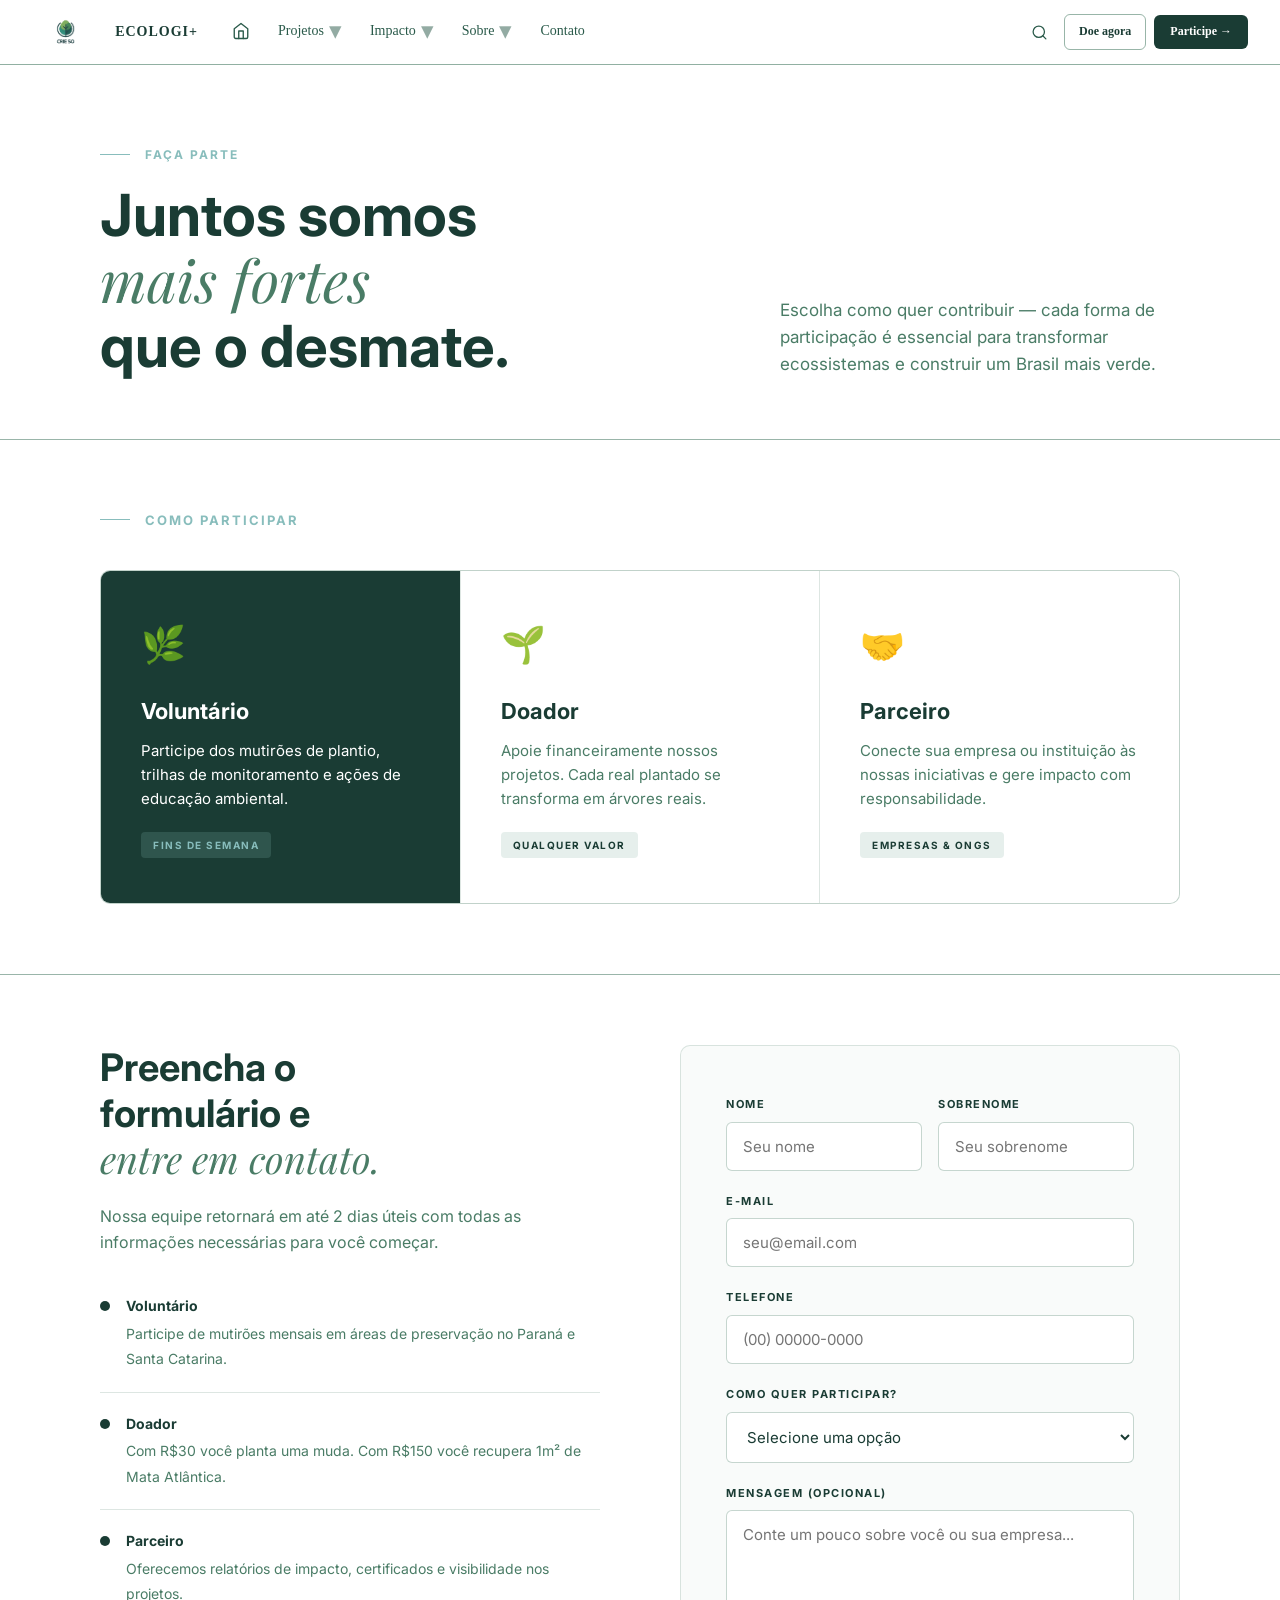
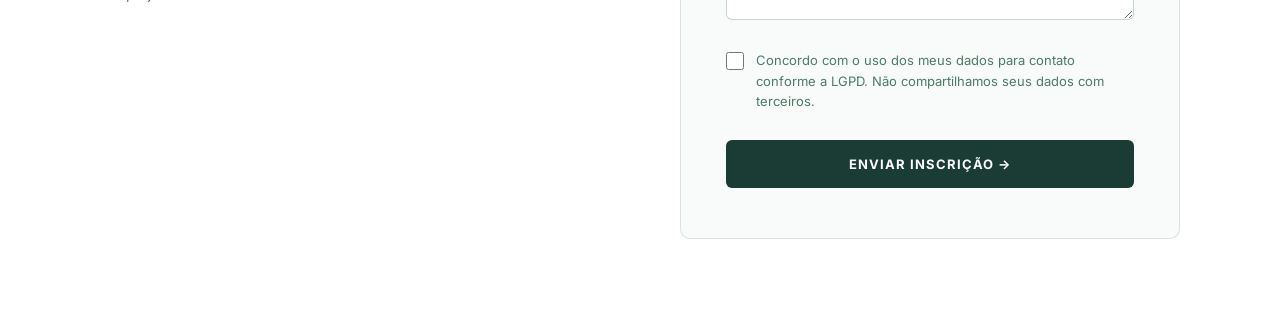
<file: participar.html>
<!DOCTYPE html>
<html lang="pt-br">

<head>
    <meta charset="UTF-8">
    <meta name="viewport" content="width=device-width, initial-scale=1.0">
    <link rel="preconnect" href="https://fonts.googleapis.com">
    <link rel="preconnect" href="https://fonts.gstatic.com" crossorigin>
    <link
        href="https://fonts.googleapis.com/css2?family=Inter:wght@400;600;700&family=Playfair+Display:ital,wght@0,400;0,700;1,400&display=swap"
        rel="stylesheet">
    <link rel="stylesheet" href="style.css" />

    <title>Ecologi+ | Participe</title>
    <style>
        * {
            margin: 0;
            padding: 0;
            box-sizing: border-box;
        }

        html {
            scroll-behavior: smooth;
        }

        body {
            font-family: 'Inter', sans-serif;
            background-color: #ffffff;
            color: #333;
            line-height: 1.6;
        }

        /* =========================================
           HEADER
        ========================================= */
        .main-header {
            background-color: #ffffff;
            border-bottom: 1px solid #4a7c669a;
            width: 100%;
        }

        .container {
            max-width: 100%;
            margin: auto;
            display: flex;
            justify-content: space-between;
            align-items: center;
            padding: 15px 30px;
            position: relative;
        }

        .logo {
            display: flex;
            align-items: center;
            font-weight: bold;
            letter-spacing: 1px;
            color: #1A3C34;
        }

        .logo img {
            height: 40px;
            margin-right: 5px;
        }

        .nav {
            position: absolute;
            left: 50%;
            transform: translateX(-50%);
        }

        .nav ul {
            display: flex;
            list-style: none;
            gap: 40px;
            font-family: ui-monospace;
        }

        .nav ul li a {
            text-decoration: none;
            color: #398b77;
            font-size: 18px;
            font-weight: 500;
            transition: 0.3s;
        }

        .nav ul li a:hover {
            color: #1A3C34;
            font-weight: 700;
        }


        /* =========================================
           HERO
        ========================================= */
        .page-hero {
            border-bottom: 1px solid #4a7c668f;
            padding: 80px 100px 60px 100px;
            display: flex;
            justify-content: space-between;
            align-items: flex-end;
            gap: 40px;
        }

        .subtitle {
            display: flex;
            align-items: center;
            color: #88bdbc;
            font-weight: bold;
            font-size: 12px;
            letter-spacing: 2px;
            margin-bottom: 20px;
        }

        .subtitle::before {
            content: "";
            width: 30px;
            height: 1px;
            background: #88bdbc;
            margin-right: 15px;
        }

        .page-hero h1 {
            font-size: 58px;
            color: #1A3C34;
            line-height: 1.1;
            font-weight: 700;
        }

        .page-hero h1 em {
            font-family: 'Playfair Display', serif;
            font-style: italic;
            color: #4a7c66;
            font-weight: 400;
        }

        .hero-right p {
            color: #4a7c66;
            font-size: 17px;
            max-width: 400px;
        }

        /* =========================================
           FORMAS DE PARTICIPAR
        ========================================= */
        .ways-section {
            padding: 70px 100px;
            border-bottom: 1px solid #4a7c668f;
        }

        .ways-section h2 {
            font-size: 13px;
            color: #88bdbc;
            font-weight: 700;
            letter-spacing: 2px;
            margin-bottom: 40px;
            display: flex;
            align-items: center;
            gap: 15px;
        }

        .ways-section h2::before {
            content: "";
            width: 30px;
            height: 1px;
            background: #88bdbc;
        }

        .ways-grid {
            display: grid;
            grid-template-columns: repeat(3, 1fr);
            gap: 1px;
            background-color: #4a7c6630;
            border: 1px solid #4a7c6630;
            border-radius: 10px;
            overflow: hidden;
        }

        .way-card {
            background: white;
            padding: 45px 40px;
            cursor: pointer;
            transition: background 0.3s;
        }

        .way-card:hover {
            background: #f9fbfa;
        }

        .way-card.selected {
            background: #1A3C34;
        }

        .way-card.selected .way-icon,
        .way-card.selected h3,
        .way-card.selected p {
            color: white;
        }

        .way-card.selected .way-tag {
            background: #88bdbc30;
            color: #88bdbc;
        }

        .way-icon {
            font-size: 36px;
            margin-bottom: 20px;
            display: block;
        }

        .way-card h3 {
            font-size: 22px;
            color: #1A3C34;
            font-weight: 700;
            margin-bottom: 10px;
        }

        .way-card p {
            color: #4a7c66;
            font-size: 15px;
            margin-bottom: 20px;
        }

        .way-tag {
            display: inline-block;
            background: #a0c2b644;
            color: #1A3C34;
            font-size: 10px;
            font-weight: 700;
            letter-spacing: 1.5px;
            padding: 5px 12px;
            border-radius: 4px;
        }

        /* =========================================
           FORMULÁRIO
        ========================================= */
        .form-section {
            padding: 70px 100px;
            display: grid;
            grid-template-columns: 1fr 1fr;
            gap: 80px;
            align-items: start;
        }

        .form-info h2 {
            font-size: 38px;
            color: #1A3C34;
            font-weight: 700;
            line-height: 1.2;
            margin-bottom: 20px;
        }

        .form-info h2 em {
            font-family: 'Playfair Display', serif;
            font-style: italic;
            color: #4a7c66;
            font-weight: 400;
        }

        .form-info p {
            color: #4a7c66;
            font-size: 16px;
            margin-bottom: 40px;
        }

        .info-items {
            display: flex;
            flex-direction: column;
            gap: 20px;
        }

        .info-item {
            display: flex;
            align-items: flex-start;
            gap: 16px;
            padding-bottom: 20px;
            border-bottom: 1px solid #4a7c6630;
        }

        .info-item:last-child {
            border-bottom: none;
        }

        .info-dot {
            width: 10px;
            height: 10px;
            border-radius: 50%;
            background: #1A3C34;
            margin-top: 6px;
            flex-shrink: 0;
        }

        .info-item strong {
            display: block;
            color: #1A3C34;
            font-size: 14px;
            font-weight: 700;
            margin-bottom: 3px;
        }

        .info-item span {
            color: #4a7c66;
            font-size: 14px;
        }

        /* Formulário */
        .form-card {
            background: #f9fbfa;
            border: 1px solid #4a7c6630;
            border-radius: 10px;
            padding: 50px 45px;
        }

        .form-group {
            margin-bottom: 22px;
        }

        .form-group label {
            display: block;
            font-size: 11px;
            font-weight: 700;
            color: #1A3C34;
            letter-spacing: 1.5px;
            text-transform: uppercase;
            margin-bottom: 8px;
        }

        .form-group input,
        .form-group select,
        .form-group textarea {
            width: 100%;
            padding: 14px 16px;
            border: 1px solid #4a7c6650;
            border-radius: 6px;
            font-family: 'Inter', sans-serif;
            font-size: 15px;
            color: #1A3C34;
            background: white;
            transition: border-color 0.3s;
            outline: none;
        }

        .form-group input:focus,
        .form-group select:focus,
        .form-group textarea:focus {
            border-color: #1A3C34;
        }

        .form-group textarea {
            resize: vertical;
            min-height: 110px;
        }

        .form-row {
            display: grid;
            grid-template-columns: 1fr 1fr;
            gap: 16px;
        }

        .form-check {
            display: flex;
            align-items: flex-start;
            gap: 12px;
            margin-bottom: 28px;
        }

        .form-check input[type="checkbox"] {
            width: 18px;
            height: 18px;
            margin-top: 2px;
            flex-shrink: 0;
            accent-color: #1A3C34;
            cursor: pointer;
        }

        .form-check label {
            font-size: 13px;
            color: #4a7c66;
            cursor: pointer;
        }

        .btn-submit {
            width: 100%;
            background: #1A3C34;
            color: white;
            border: none;
            padding: 16px;
            border-radius: 6px;
            font-family: 'Inter', sans-serif;
            font-size: 13px;
            font-weight: 700;
            letter-spacing: 1px;
            cursor: pointer;
            transition: 0.3s;
        }

        .btn-submit:hover {
            background: #4a7c66;
        }

        /* =========================================
           SUCESSO
        ========================================= */
        .success-msg {
            display: none;
            text-align: center;
            padding: 40px 0;
        }

        .success-msg .check {
            font-size: 52px;
            margin-bottom: 16px;
        }

        .success-msg h3 {
            font-size: 26px;
            color: #1A3C34;
            font-weight: 700;
            margin-bottom: 10px;
        }

        .success-msg p {
            color: #4a7c66;
            font-size: 15px;
        }
    </style>
</head>

<body>

    <!-- HEADER -->


    <header class="main-header" id="main-header">
    <div class="nav-inner">

        <a href="index.html" class="logo">
            <img src="img/logo.png" alt="Ecologi+ Logo">
            <span>ECOLOGI+</span>
        </a>

        <ul class="nav-links">
            <li>
                <a href="index.html" class="nav-home">
                    <svg viewBox="0 0 24 24" fill="none" stroke="currentColor" stroke-width="1.8" stroke-linecap="round" stroke-linejoin="round">
                        <path d="M3 9l9-7 9 7v11a2 2 0 0 1-2 2H5a2 2 0 0 1-2-2z"/>
                        <polyline points="9 22 9 12 15 12 15 22"/>
                    </svg>
                </a>
            </li>
            <li class="has-dropdown">
                <a href="projetos.html">Projetos <span class="arrow">▾</span></a>
                <div class="dropdown">
                    <div class="dropdown-label">Em andamento</div>
                    <a class="dropdown-item" href="projetos.html"><span class="di-dot"></span> Corredor Verde SC</a>
                    <a class="dropdown-item" href="projetos.html"><span class="di-dot"></span> Quintais Produtivos</a>
                    <a class="dropdown-item" href="projetos.html"><span class="di-dot"></span> Escola Verde</a>
                    <div class="dropdown-divider"></div>
                    <div class="dropdown-label">Concluídos</div>
                    <a class="dropdown-item" href="projetos.html"><span class="di-dot"></span> Corredor Araucária</a>
                    <a class="dropdown-item" href="projetos.html"><span class="di-dot"></span> Nascentes Vivas</a>
                    <a class="dropdown-item" href="projetos.html"><span class="di-dot"></span> Rio Limpo Iguaçu</a>
                    <div class="dropdown-divider"></div>
                    <a class="dropdown-item nav-ver-todos" href="projetos.html">Ver todos os projetos →</a>
                </div>
            </li>
            <li class="has-dropdown">
                <a href="impacto.html">Impacto <span class="arrow">▾</span></a>
                <div class="dropdown">
                    <div class="dropdown-label">Dados & Resultados</div>
                    <a class="dropdown-item" href="impacto.html"><span class="di-dot"></span> Métricas e números</a>
                    <a class="dropdown-item" href="impacto.html"><span class="di-dot"></span> Relatórios abertos</a>
                    <a class="dropdown-item" href="impacto.html"><span class="di-dot"></span> Mapa de atuação</a>
                    <div class="dropdown-divider"></div>
                    <a class="dropdown-item" href="impacto.html"><span class="di-dot"></span> Voluntários ativos</a>
                    <a class="dropdown-item" href="impacto.html"><span class="di-dot"></span> Escolas parceiras</a>
                </div>
            </li>
            <li class="has-dropdown">
                <a href="sobre.html">Sobre <span class="arrow">▾</span></a>
                <div class="dropdown">
                    <div class="dropdown-label">A Ecologi+</div>
                    <a class="dropdown-item" href="sobre.html"><span class="di-dot"></span> Quem somos</a>
                    <a class="dropdown-item" href="sobre.html"><span class="di-dot"></span> Nossa história</a>
                    <a class="dropdown-item" href="sobre.html"><span class="di-dot"></span> Equipe</a>
                    <div class="dropdown-divider"></div>
                    <a class="dropdown-item" href="sobre.html"><span class="di-dot"></span> Missão & Valores</a>
                    <a class="dropdown-item" href="sobre.html"><span class="di-dot"></span> Parceiros</a>
                </div>
            </li>
            <li>
                <a href="contato.html">Contato</a>
            </li>
        </ul>

        <div class="nav-right">
            <button class="nav-search-btn">
                <svg viewBox="0 0 24 24" fill="none" stroke="currentColor" stroke-width="1.8" stroke-linecap="round">
                    <circle cx="11" cy="11" r="8"/>
                    <line x1="21" y1="21" x2="16.65" y2="16.65"/>
                </svg>
            </button>
            <a class="nav-btn-outline" href="contato.html">Doe agora</a>
            <a class="nav-btn-filled" href="participar.html">Participe →</a>
        </div>

    </div>
</header>

    <main>

        <!-- HERO -->
        <section class="page-hero">
            <div class="hero-left">
                <span class="subtitle">FAÇA PARTE</span>
                <h1>Juntos somos<br><em>mais fortes</em><br>que o desmate.</h1>
            </div>
            <div class="hero-right">
                <p>Escolha como quer contribuir — cada forma de participação é essencial para transformar ecossistemas e
                    construir um Brasil mais verde.</p>
            </div>
        </section>

        <!-- FORMAS DE PARTICIPAR -->
        <section class="ways-section">
            <h2>COMO PARTICIPAR</h2>
            <div class="ways-grid">
                <div class="way-card selected" onclick="selectWay(this, 'voluntario')">
                    <span class="way-icon">🌿</span>
                    <h3>Voluntário</h3>
                    <p>Participe dos mutirões de plantio, trilhas de monitoramento e ações de educação ambiental.</p>
                    <span class="way-tag">FINS DE SEMANA</span>
                </div>
                <div class="way-card" onclick="selectWay(this, 'doador')">
                    <span class="way-icon">🌱</span>
                    <h3>Doador</h3>
                    <p>Apoie financeiramente nossos projetos. Cada real plantado se transforma em árvores reais.</p>
                    <span class="way-tag">QUALQUER VALOR</span>
                </div>
                <div class="way-card" onclick="selectWay(this, 'parceiro')">
                    <span class="way-icon">🤝</span>
                    <h3>Parceiro</h3>
                    <p>Conecte sua empresa ou instituição às nossas iniciativas e gere impacto com responsabilidade.</p>
                    <span class="way-tag">EMPRESAS & ONGS</span>
                </div>
            </div>
        </section>

        <!-- FORMULÁRIO -->
        <section class="form-section">
            <div class="form-info">
                <h2>Preencha o<br>formulário e<br><em>entre em contato.</em></h2>
                <p>Nossa equipe retornará em até 2 dias úteis com todas as informações necessárias para você começar.
                </p>

                <div class="info-items">
                    <div class="info-item">
                        <div class="info-dot"></div>
                        <div>
                            <strong>Voluntário</strong>
                            <span>Participe de mutirões mensais em áreas de preservação no Paraná e Santa
                                Catarina.</span>
                        </div>
                    </div>
                    <div class="info-item">
                        <div class="info-dot"></div>
                        <div>
                            <strong>Doador</strong>
                            <span>Com R$30 você planta uma muda. Com R$150 você recupera 1m² de Mata Atlântica.</span>
                        </div>
                    </div>
                    <div class="info-item">
                        <div class="info-dot"></div>
                        <div>
                            <strong>Parceiro</strong>
                            <span>Oferecemos relatórios de impacto, certificados e visibilidade nos projetos.</span>
                        </div>
                    </div>
                </div>
            </div>

            <!-- CARD DO FORMULÁRIO -->
            <div class="form-card">
                <div id="form-content">
                    <div class="form-row">
                        <div class="form-group">
                            <label>Nome</label>
                            <input type="text" placeholder="Seu nome">
                        </div>
                        <div class="form-group">
                            <label>Sobrenome</label>
                            <input type="text" placeholder="Seu sobrenome">
                        </div>
                    </div>

                    <div class="form-group">
                        <label>E-mail</label>
                        <input type="email" placeholder="seu@email.com">
                    </div>

                    <div class="form-group">
                        <label>Telefone</label>
                        <input type="tel" placeholder="(00) 00000-0000">
                    </div>

                    <div class="form-group">
                        <label>Como quer participar?</label>
                        <select id="tipo-select">
                            <option value="">Selecione uma opção</option>
                            <option value="voluntario">Voluntário</option>
                            <option value="doador">Doador</option>
                            <option value="parceiro">Parceiro / Empresa</option>
                        </select>
                    </div>

                    <div class="form-group">
                        <label>Mensagem (opcional)</label>
                        <textarea placeholder="Conte um pouco sobre você ou sua empresa..."></textarea>
                    </div>

                    <div class="form-check">
                        <input type="checkbox" id="lgpd">
                        <label for="lgpd">Concordo com o uso dos meus dados para contato conforme a LGPD. Não
                            compartilhamos seus dados com terceiros.</label>
                    </div>

                    <button class="btn-submit" onclick="enviarFormulario()">ENVIAR INSCRIÇÃO →</button>
                </div>

                <!-- MENSAGEM DE SUCESSO -->
                <div class="success-msg" id="success-msg">
                    <div class="check">🌳</div>
                    <h3>Inscrição recebida!</h3>
                    <p>Obrigado pelo seu interesse. Nossa equipe entrará em contato em até 2 dias úteis.</p>
                </div>
            </div>
        </section>

    </main>

    <script>
        function selectWay(el, tipo) {
            document.querySelectorAll('.way-card').forEach(c => c.classList.remove('selected'));
            el.classList.add('selected');
            const select = document.getElementById('tipo-select');
            if (select) select.value = tipo;
        }

        function enviarFormulario() {
            const lgpd = document.getElementById('lgpd');
            if (!lgpd.checked) {
                alert('Por favor, aceite os termos para continuar.');
                return;
            }
            document.getElementById('form-content').style.display = 'none';
            document.getElementById('success-msg').style.display = 'block';
        }

        window.addEventListener('scroll', () => {
        document.getElementById('main-header')
            .classList.toggle('scrolled', window.scrollY > 10); });
            
    </script>

</body>

</html>
</file>
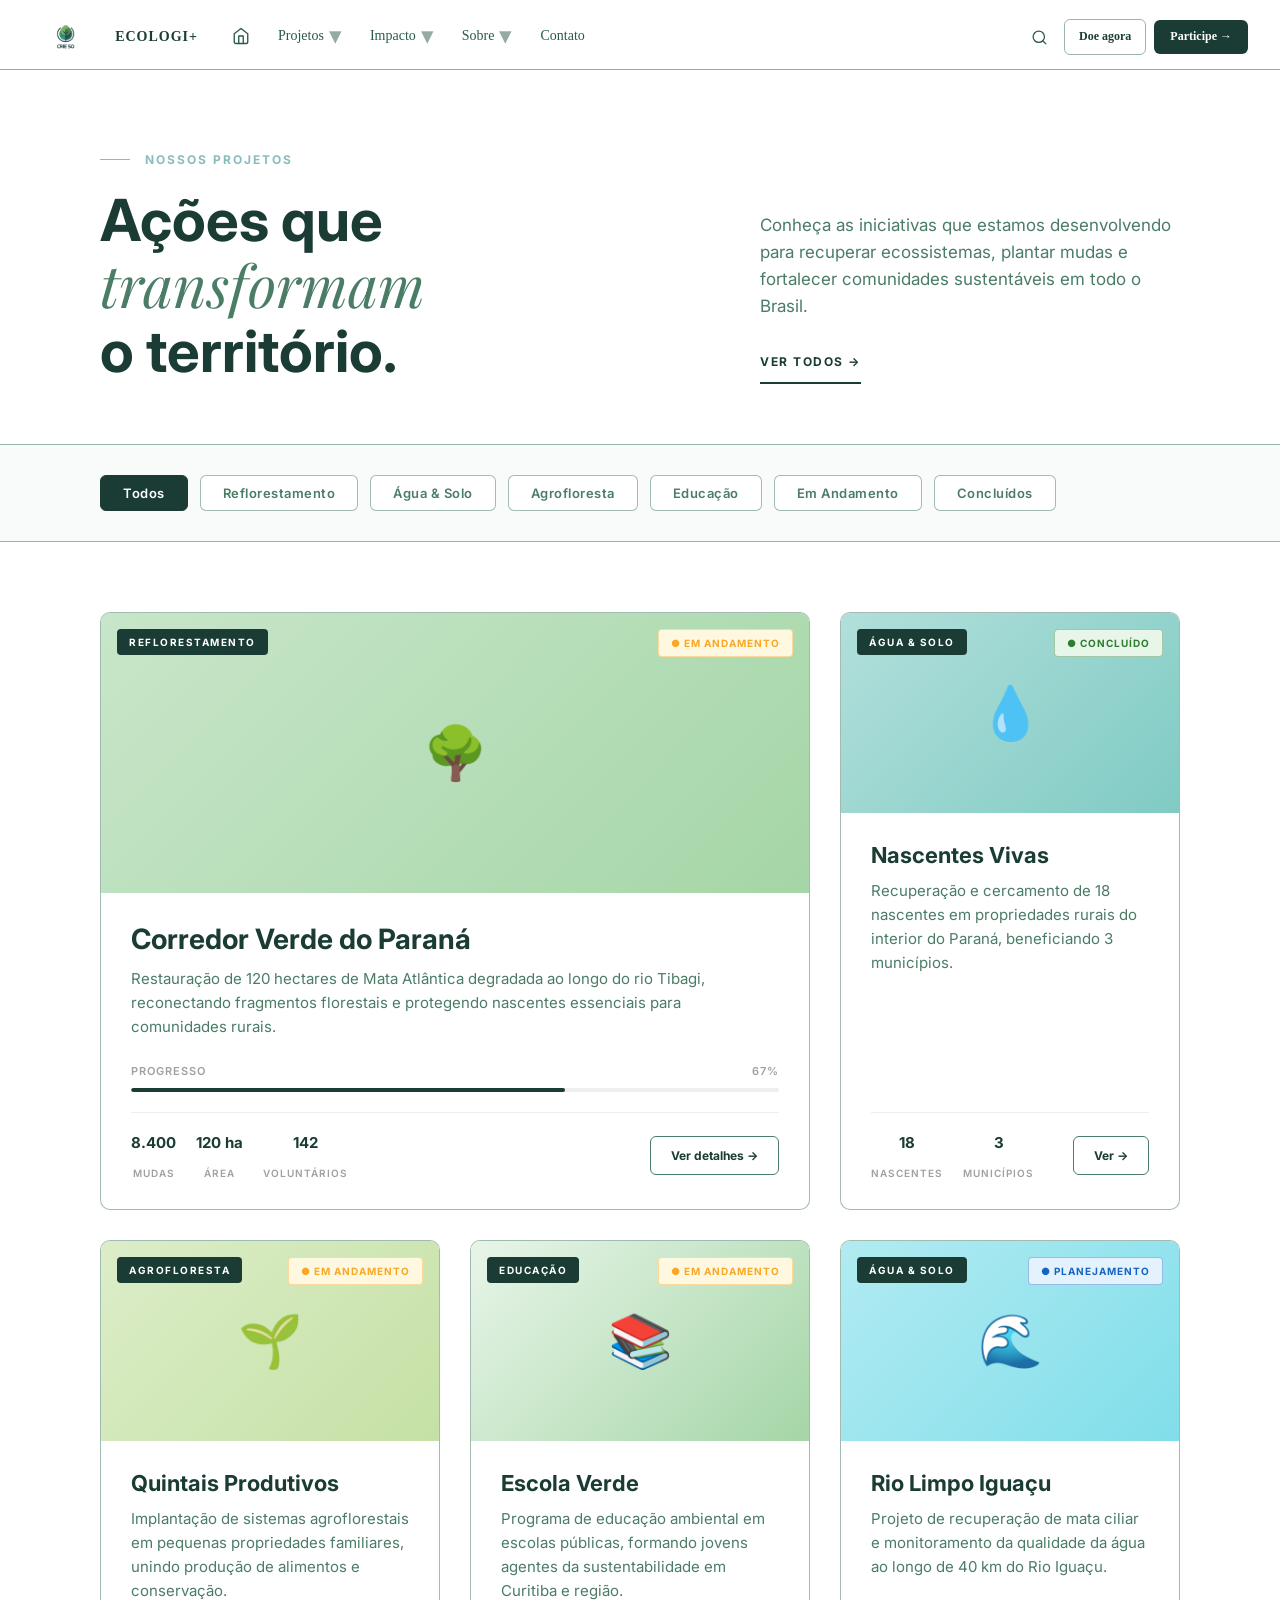
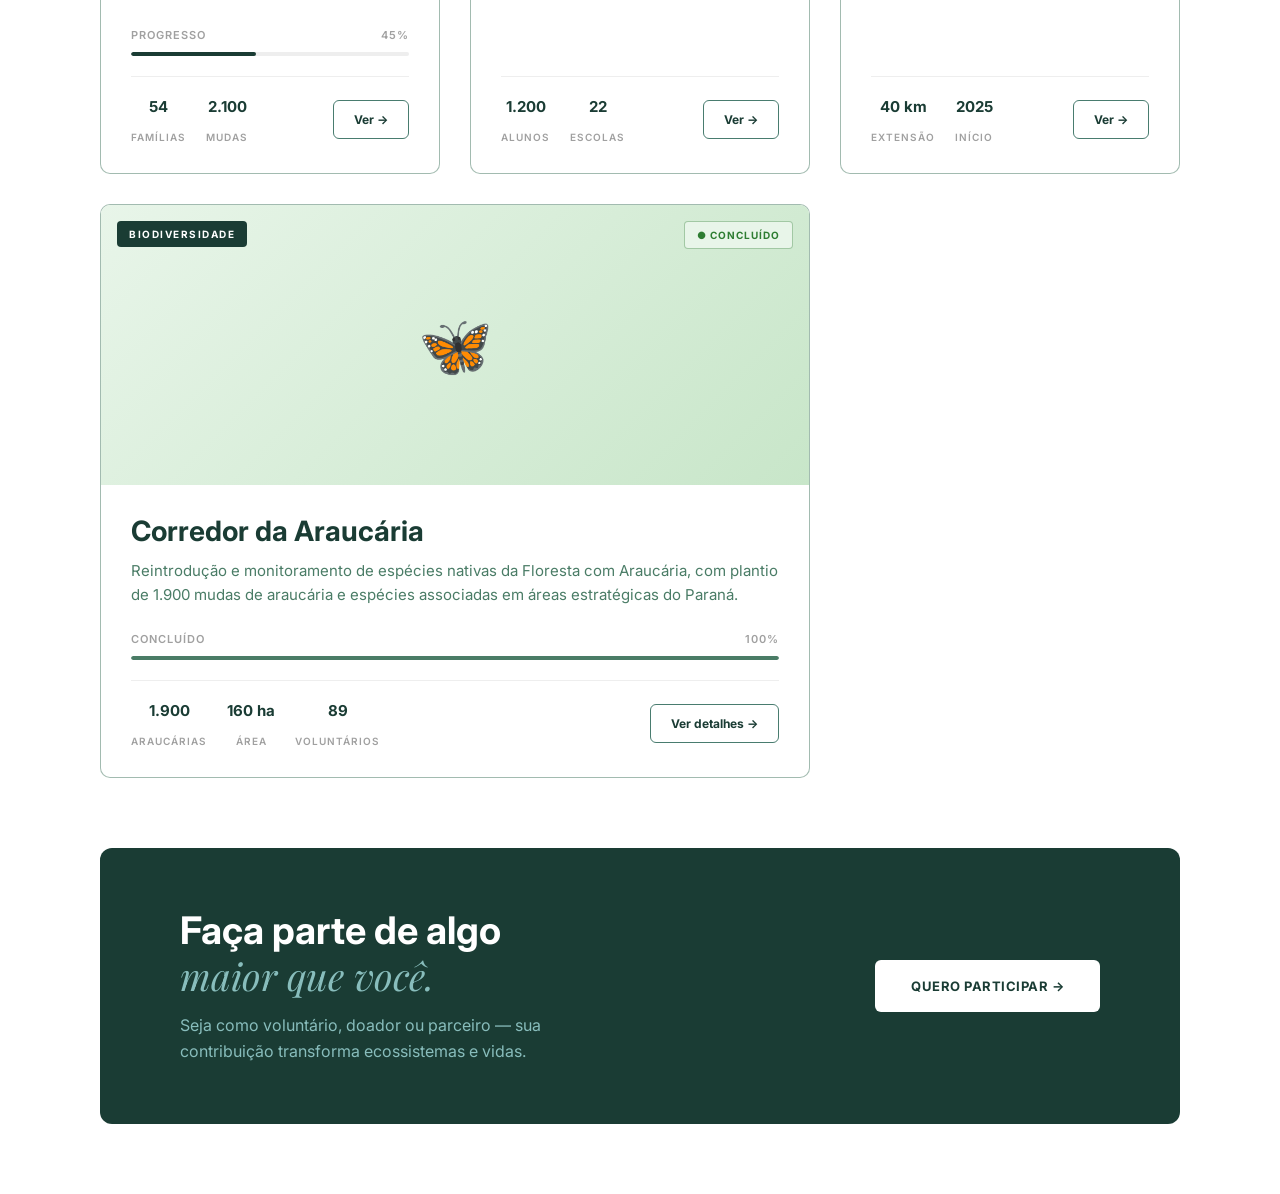
<file: projetos.html>
<!DOCTYPE html>
<html lang="pt-br">

<head>
    <meta charset="UTF-8">
    <meta name="viewport" content="width=device-width, initial-scale=1.0">
    <link rel="preconnect" href="https://fonts.googleapis.com">
    <link rel="preconnect" href="https://fonts.gstatic.com" crossorigin>
    <link
        href="https://fonts.googleapis.com/css2?family=Inter:wght@400;600;700&family=Playfair+Display:ital,wght@0,400;0,700;1,400&display=swap"
        rel="stylesheet">
    <link rel="stylesheet" href="style.css" />

    <title>Ecologi+ | Projetos</title>
    <style>
        * {
            margin: 0;
            padding: 0;
            box-sizing: border-box;
        }

        html {
            scroll-behavior: smooth;
        }

        body {
            font-family: 'Inter', sans-serif;
            background-color: #ffffff;
            color: #333;
            line-height: 1.6;
        }

        .main-header {
            background-color: #ffffff;
            border-bottom: 1px solid #4a7c669a;
            width: 100%;
            padding-top: 5px;
        }

        .container {
            max-width: 100%;
            margin: auto;
            display: flex;
            justify-content: space-between;
            align-items: center;
            padding: 15px 30px;
            position: relative;
        }

        .logo {
            display: flex;
            align-items: center;
            font-weight: bold;
            letter-spacing: 1px;
            color: #1A3C34;
        }

        .logo img {
            height: 40px;
            background: transparent;
            margin-right: 5px;
        }

        .nav {
            position: absolute;
            left: 50%;
            transform: translateX(-50%);
        }

        .nav ul {
            display: flex;
            list-style: none;
            gap: 40px;
            font-family: ui-monospace;
        }

        .nav ul li a {
            text-decoration: none;
            color: #398b77;
            font-size: 18px;
            font-weight: 500;
            transition: 0.3s;
        }

        .nav ul li a:hover,
        .nav ul li a.active {
            color: #1A3C34;
            font-weight: 700;
        }

        /* HERO */
        .page-hero {
            border-bottom: 1px solid #4a7c668f;
            padding: 80px 100px 60px 100px;
            display: flex;
            justify-content: space-between;
            align-items: flex-end;
            gap: 40px;
        }

        .page-hero-left .subtitle {
            display: flex;
            align-items: center;
            color: #88bdbc;
            font-weight: bold;
            font-size: 12px;
            letter-spacing: 2px;
            margin-bottom: 20px;
        }

        .page-hero-left .subtitle::before {
            content: "";
            width: 30px;
            height: 1px;
            background: #88bdbc;
            margin-right: 15px;
        }

        .page-hero-left h1 {
            font-size: 58px;
            color: #1A3C34;
            line-height: 1.1;
            font-weight: 700;
        }

        .page-hero-left h1 em {
            font-family: 'Playfair Display', serif;
            font-style: italic;
            color: #4a7c66;
            font-weight: 400;
        }

        .page-hero-right {
            max-width: 420px;
        }

        .page-hero-right p {
            color: #4a7c66;
            font-size: 17px;
            margin-bottom: 28px;
        }

        /* ── BOTÃO VER TODOS ── */
        .btn-ver-todos {
            display: inline-flex;
            align-items: center;
            gap: 10px;
            text-decoration: none;
            color: #1A3C34;
            font-size: 12px;
            font-weight: 700;
            letter-spacing: 1.5px;
            padding-bottom: 10px;
            border-bottom: 2px solid #1A3C34;
            transition: gap 0.3s ease, color 0.3s ease, border-color 0.3s ease;
        }

        .btn-ver-todos:hover {
            color: #4a7c66;
            border-color: #4a7c66;
            gap: 16px;
        }

        /* FILTROS */
        .filters-bar {
            padding: 30px 100px;
            display: flex;
            gap: 12px;
            flex-wrap: wrap;
            border-bottom: 1px solid #4a7c668f;
            background-color: #f9fbfa;
        }

        .filter-btn {
            border: 1px solid #4a7c6683;
            background: white;
            padding: 9px 22px;
            border-radius: 6px;
            color: #4a7c66;
            font-size: 13px;
            font-weight: 600;
            cursor: pointer;
            transition: 0.25s;
            letter-spacing: 0.5px;
            font-family: 'Inter', sans-serif;
        }

        .filter-btn:hover,
        .filter-btn.active {
            background-color: #1A3C34;
            color: white;
            border-color: #1A3C34;
        }

        /* GRID */
        .projects-section {
            padding: 70px 100px;
        }

        .projects-grid {
            display: grid;
            grid-template-columns: repeat(3, 1fr);
            gap: 30px;
        }

        .project-card.featured {
            grid-column: span 2;
        }

        .project-card {
            border: 1px solid #4a7c6683;
            border-radius: 10px;
            overflow: hidden;
            display: flex;
            flex-direction: column;
            transition: box-shadow 0.3s, transform 0.3s;
            background: #fff;
        }

        .project-card:hover {
            box-shadow: 0 12px 40px rgba(26, 60, 52, 0.12);
            transform: translateY(-4px);
        }

        .card-image {
            width: 100%;
            background-color: #a0c2b644;
            position: relative;
            overflow: hidden;
        }

        .project-card.featured .card-image {
            height: 280px;
        }

        .project-card:not(.featured) .card-image {
            height: 200px;
        }

        .card-image-inner {
            width: 100%;
            height: 100%;
            display: flex;
            align-items: center;
            justify-content: center;
            font-size: 52px;
        }

        .card-image-inner.bg1 { background: linear-gradient(135deg, #c8e6c9 0%, #a5d6a7 100%); }
        .card-image-inner.bg2 { background: linear-gradient(135deg, #b2dfdb 0%, #80cbc4 100%); }
        .card-image-inner.bg3 { background: linear-gradient(135deg, #dcedc8 0%, #c5e1a5 100%); }
        .card-image-inner.bg4 { background: linear-gradient(135deg, #e8f5e9 0%, #a5d6a7 100%); }
        .card-image-inner.bg5 { background: linear-gradient(135deg, #b2ebf2 0%, #80deea 100%); }

        .card-tag {
            position: absolute;
            top: 16px;
            left: 16px;
            background: #1A3C34;
            color: white;
            font-size: 10px;
            font-weight: 700;
            letter-spacing: 1.5px;
            padding: 5px 12px;
            border-radius: 4px;
        }

        .card-status {
            position: absolute;
            top: 16px;
            right: 16px;
            font-size: 10px;
            font-weight: 700;
            letter-spacing: 1px;
            padding: 5px 12px;
            border-radius: 4px;
        }

        .card-status.em-andamento { background: #fff8e1; color: #f9a825; border: 1px solid #f9a82560; }
        .card-status.concluido    { background: #e8f5e9; color: #2e7d32; border: 1px solid #2e7d3260; }
        .card-status.planejamento { background: #e3f2fd; color: #1565c0; border: 1px solid #1565c060; }

        .card-body {
            padding: 28px 30px;
            flex: 1;
            display: flex;
            flex-direction: column;
        }

        .card-body h2 {
            font-size: 22px;
            color: #1A3C34;
            margin-bottom: 10px;
            font-weight: 700;
            line-height: 1.3;
        }

        .project-card.featured .card-body h2 { font-size: 28px; }

        .card-body p {
            color: #4a7c66;
            font-size: 15px;
            flex: 1;
            margin-bottom: 24px;
        }

        .card-footer {
            display: flex;
            align-items: center;
            justify-content: space-between;
            padding-top: 18px;
            border-top: 1px solid #eee;
        }

        .card-stats { display: flex; gap: 20px; }

        .stat-item { display: flex; flex-direction: column; }
        .stat-item strong { font-size: 15px; color: #1A3C34; font-weight: 700; }
        .stat-item span   { font-size: 10px; color: #a0a0a0; letter-spacing: 1px; font-weight: 600; text-transform: uppercase; }

        .btn-card {
            text-decoration: none;
            border: 1px solid #497c6f;
            padding: 9px 20px;
            border-radius: 6px;
            color: #1A3C34;
            font-size: 12px;
            font-weight: bold;
            transition: 0.3s;
            white-space: nowrap;
        }

        .btn-card:hover { background-color: #1A3C34; color: white; }

        .progress-bar-wrap { margin-bottom: 20px; }

        .progress-label {
            display: flex;
            justify-content: space-between;
            font-size: 11px;
            font-weight: 600;
            color: #a0a0a0;
            letter-spacing: 1px;
            margin-bottom: 7px;
            text-transform: uppercase;
        }

        .progress-bar-track {
            width: 100%;
            height: 4px;
            background: #eee;
            border-radius: 2px;
            overflow: hidden;
        }

        .progress-bar-fill {
            height: 100%;
            background: #1A3C34;
            border-radius: 2px;
        }

        /* CTA BANNER */
        .cta-banner {
            margin: 0 100px 70px 100px;
            background-color: #1A3C34;
            border-radius: 12px;
            padding: 60px 80px;
            display: flex;
            justify-content: space-between;
            align-items: center;
            gap: 40px;
        }

        .cta-banner h2 { font-size: 38px; color: white; font-weight: 700; line-height: 1.2; }

        .cta-banner h2 em {
            font-family: 'Playfair Display', serif;
            font-style: italic;
            color: #88bdbc;
            font-weight: 400;
        }

        .cta-banner p { color: #88bdbc; font-size: 16px; max-width: 380px; margin-top: 12px; }

        .btn-cta-white {
            text-decoration: none;
            background: white;
            padding: 16px 36px;
            border-radius: 6px;
            color: #1A3C34;
            font-size: 13px;
            font-weight: bold;
            letter-spacing: 0.5px;
            white-space: nowrap;
            transition: 0.3s;
        }

        .btn-cta-white:hover { background: #88bdbc; color: #1A3C34; }
    </style>
</head>

<body>

    <header class="main-header" id="main-header">
    <div class="nav-inner">

        <a href="index.html" class="logo">
            <img src="img/logo.png" alt="Ecologi+ Logo">
            <span>ECOLOGI+</span>
        </a>

        <ul class="nav-links">
            <li>
                <a href="index.html" class="nav-home">
                    <svg viewBox="0 0 24 24" fill="none" stroke="currentColor" stroke-width="1.8" stroke-linecap="round" stroke-linejoin="round">
                        <path d="M3 9l9-7 9 7v11a2 2 0 0 1-2 2H5a2 2 0 0 1-2-2z"/>
                        <polyline points="9 22 9 12 15 12 15 22"/>
                    </svg>
                </a>
            </li>
            <li class="has-dropdown">
                <a href="projetos.html" class="active">Projetos <span class="arrow">▾</span></a>
                <div class="dropdown">
                    <div class="dropdown-label">Em andamento</div>
                    <a class="dropdown-item" href="projetos.html"><span class="di-dot"></span> Corredor Verde SC</a>
                    <a class="dropdown-item" href="projetos.html"><span class="di-dot"></span> Quintais Produtivos</a>
                    <a class="dropdown-item" href="projetos.html"><span class="di-dot"></span> Escola Verde</a>
                    <div class="dropdown-divider"></div>
                    <div class="dropdown-label">Concluídos</div>
                    <a class="dropdown-item" href="projetos.html"><span class="di-dot"></span> Corredor Araucária</a>
                    <a class="dropdown-item" href="projetos.html"><span class="di-dot"></span> Nascentes Vivas</a>
                    <a class="dropdown-item" href="projetos.html"><span class="di-dot"></span> Rio Limpo Iguaçu</a>
                    <div class="dropdown-divider"></div>
                    <a class="dropdown-item nav-ver-todos" href="projetos.html">Ver todos os projetos →</a>
                </div>
            </li>
            <li class="has-dropdown">
                <a href="impacto.html">Impacto <span class="arrow">▾</span></a>
                <div class="dropdown">
                    <div class="dropdown-label">Dados & Resultados</div>
                    <a class="dropdown-item" href="impacto.html"><span class="di-dot"></span> Métricas e números</a>
                    <a class="dropdown-item" href="impacto.html"><span class="di-dot"></span> Relatórios abertos</a>
                    <a class="dropdown-item" href="impacto.html"><span class="di-dot"></span> Mapa de atuação</a>
                    <div class="dropdown-divider"></div>
                    <a class="dropdown-item" href="impacto.html"><span class="di-dot"></span> Voluntários ativos</a>
                    <a class="dropdown-item" href="impacto.html"><span class="di-dot"></span> Escolas parceiras</a>
                </div>
            </li>
            <li class="has-dropdown">
                <a href="sobre.html">Sobre <span class="arrow">▾</span></a>
                <div class="dropdown">
                    <div class="dropdown-label">A Ecologi+</div>
                    <a class="dropdown-item" href="sobre.html"><span class="di-dot"></span> Quem somos</a>
                    <a class="dropdown-item" href="sobre.html"><span class="di-dot"></span> Nossa história</a>
                    <a class="dropdown-item" href="sobre.html"><span class="di-dot"></span> Equipe</a>
                    <div class="dropdown-divider"></div>
                    <a class="dropdown-item" href="sobre.html"><span class="di-dot"></span> Missão & Valores</a>
                    <a class="dropdown-item" href="sobre.html"><span class="di-dot"></span> Parceiros</a>
                </div>
            </li>
            <li>
                <a href="contato.html">Contato</a>
            </li>
        </ul>

        <div class="nav-right">
            <button class="nav-search-btn">
                <svg viewBox="0 0 24 24" fill="none" stroke="currentColor" stroke-width="1.8" stroke-linecap="round">
                    <circle cx="11" cy="11" r="8"/>
                    <line x1="21" y1="21" x2="16.65" y2="16.65"/>
                </svg>
            </button>
            <a class="nav-btn-outline" href="contato.html">Doe agora</a>
            <a class="nav-btn-filled" href="participar.html">Participe →</a>
        </div>

    </div>
</header>

    <main>

        <section class="page-hero">
            <div class="page-hero-left">
                <span class="subtitle">NOSSOS PROJETOS</span>
                <h1>Ações que<br><em>transformam</em><br>o território.</h1>
            </div>
            <div class="page-hero-right">
                <p>Conheça as iniciativas que estamos desenvolvendo para recuperar ecossistemas, plantar mudas e
                    fortalecer comunidades sustentáveis em todo o Brasil.</p>
                <a href="#projetos" class="btn-ver-todos">VER TODOS →</a>
            </div>
        </section>

        <div class="filters-bar">
            <button class="filter-btn active">Todos</button>
            <button class="filter-btn">Reflorestamento</button>
            <button class="filter-btn">Água & Solo</button>
            <button class="filter-btn">Agrofloresta</button>
            <button class="filter-btn">Educação</button>
            <button class="filter-btn">Em Andamento</button>
            <button class="filter-btn">Concluídos</button>
        </div>

        <section class="projects-section" id="projetos">
            <div class="projects-grid">

                <div class="project-card featured">
                    <div class="card-image">
                        <div class="card-image-inner bg1">🌳</div>
                        <span class="card-tag">REFLORESTAMENTO</span>
                        <span class="card-status em-andamento">● EM ANDAMENTO</span>
                    </div>
                    <div class="card-body">
                        <h2>Corredor Verde do Paraná</h2>
                        <p>Restauração de 120 hectares de Mata Atlântica degradada ao longo do rio Tibagi, reconectando
                            fragmentos florestais e protegendo nascentes essenciais para comunidades rurais.</p>
                        <div class="progress-bar-wrap">
                            <div class="progress-label"><span>Progresso</span><span>67%</span></div>
                            <div class="progress-bar-track">
                                <div class="progress-bar-fill" style="width: 67%;"></div>
                            </div>
                        </div>
                        <div class="card-footer">
                            <div class="card-stats">
                                <div class="stat-item"><strong>8.400</strong><span>Mudas</span></div>
                                <div class="stat-item"><strong>120 ha</strong><span>Área</span></div>
                                <div class="stat-item"><strong>142</strong><span>Voluntários</span></div>
                            </div>
                            <a href="#" class="btn-card">Ver detalhes →</a>
                        </div>
                    </div>
                </div>

                <div class="project-card">
                    <div class="card-image">
                        <div class="card-image-inner bg2">💧</div>
                        <span class="card-tag">ÁGUA & SOLO</span>
                        <span class="card-status concluido">● CONCLUÍDO</span>
                    </div>
                    <div class="card-body">
                        <h2>Nascentes Vivas</h2>
                        <p>Recuperação e cercamento de 18 nascentes em propriedades rurais do interior do Paraná,
                            beneficiando 3 municípios.</p>
                        <div class="card-footer">
                            <div class="card-stats">
                                <div class="stat-item"><strong>18</strong><span>Nascentes</span></div>
                                <div class="stat-item"><strong>3</strong><span>Municípios</span></div>
                            </div>
                            <a href="#" class="btn-card">Ver →</a>
                        </div>
                    </div>
                </div>

                <div class="project-card">
                    <div class="card-image">
                        <div class="card-image-inner bg3">🌱</div>
                        <span class="card-tag">AGROFLORESTA</span>
                        <span class="card-status em-andamento">● EM ANDAMENTO</span>
                    </div>
                    <div class="card-body">
                        <h2>Quintais Produtivos</h2>
                        <p>Implantação de sistemas agroflorestais em pequenas propriedades familiares, unindo produção
                            de alimentos e conservação.</p>
                        <div class="progress-bar-wrap">
                            <div class="progress-label"><span>Progresso</span><span>45%</span></div>
                            <div class="progress-bar-track">
                                <div class="progress-bar-fill" style="width: 45%;"></div>
                            </div>
                        </div>
                        <div class="card-footer">
                            <div class="card-stats">
                                <div class="stat-item"><strong>54</strong><span>Famílias</span></div>
                                <div class="stat-item"><strong>2.100</strong><span>Mudas</span></div>
                            </div>
                            <a href="#" class="btn-card">Ver →</a>
                        </div>
                    </div>
                </div>

                <div class="project-card">
                    <div class="card-image">
                        <div class="card-image-inner bg4">📚</div>
                        <span class="card-tag">EDUCAÇÃO</span>
                        <span class="card-status em-andamento">● EM ANDAMENTO</span>
                    </div>
                    <div class="card-body">
                        <h2>Escola Verde</h2>
                        <p>Programa de educação ambiental em escolas públicas, formando jovens agentes da
                            sustentabilidade em Curitiba e região.</p>
                        <div class="card-footer">
                            <div class="card-stats">
                                <div class="stat-item"><strong>1.200</strong><span>Alunos</span></div>
                                <div class="stat-item"><strong>22</strong><span>Escolas</span></div>
                            </div>
                            <a href="#" class="btn-card">Ver →</a>
                        </div>
                    </div>
                </div>

                <div class="project-card">
                    <div class="card-image">
                        <div class="card-image-inner bg5">🌊</div>
                        <span class="card-tag">ÁGUA & SOLO</span>
                        <span class="card-status planejamento">● PLANEJAMENTO</span>
                    </div>
                    <div class="card-body">
                        <h2>Rio Limpo Iguaçu</h2>
                        <p>Projeto de recuperação de mata ciliar e monitoramento da qualidade da água ao longo de 40 km
                            do Rio Iguaçu.</p>
                        <div class="card-footer">
                            <div class="card-stats">
                                <div class="stat-item"><strong>40 km</strong><span>Extensão</span></div>
                                <div class="stat-item"><strong>2025</strong><span>Início</span></div>
                            </div>
                            <a href="#" class="btn-card">Ver →</a>
                        </div>
                    </div>
                </div>

                <div class="project-card featured">
                    <div class="card-image">
                        <div class="card-image-inner bg1"
                            style="background: linear-gradient(135deg, #e8f5e9 0%, #c8e6c9 100%); font-size: 60px;">🦋
                        </div>
                        <span class="card-tag">BIODIVERSIDADE</span>
                        <span class="card-status concluido">● CONCLUÍDO</span>
                    </div>
                    <div class="card-body">
                        <h2>Corredor da Araucária</h2>
                        <p>Reintrodução e monitoramento de espécies nativas da Floresta com Araucária, com plantio de
                            1.900 mudas de araucária e espécies associadas em áreas estratégicas do Paraná.</p>
                        <div class="progress-bar-wrap">
                            <div class="progress-label"><span>Concluído</span><span>100%</span></div>
                            <div class="progress-bar-track">
                                <div class="progress-bar-fill" style="width: 100%; background: #4a7c66;"></div>
                            </div>
                        </div>
                        <div class="card-footer">
                            <div class="card-stats">
                                <div class="stat-item"><strong>1.900</strong><span>Araucárias</span></div>
                                <div class="stat-item"><strong>160 ha</strong><span>Área</span></div>
                                <div class="stat-item"><strong>89</strong><span>Voluntários</span></div>
                            </div>
                            <a href="#" class="btn-card">Ver detalhes →</a>
                        </div>
                    </div>
                </div>

            </div>
        </section>

        <div class="cta-banner">
            <div>
                <h2>Faça parte de algo<br><em>maior que você.</em></h2>
                <p>Seja como voluntário, doador ou parceiro — sua contribuição transforma ecossistemas e vidas.</p>
            </div>
            <a href="participar.html" class="btn-cta-white">QUERO PARTICIPAR →</a>
        </div>

    </main>

    <script>
        const filterBtns = document.querySelectorAll('.filter-btn');
        filterBtns.forEach(btn => {
            btn.addEventListener('click', () => {
                filterBtns.forEach(b => b.classList.remove('active'));
                btn.classList.add('active');
            });
        });

        window.addEventListener('scroll', () => {
    document.getElementById('main-header')
        .classList.toggle('scrolled', window.scrollY > 10); });

    </script>

</body>

</html>
</file>
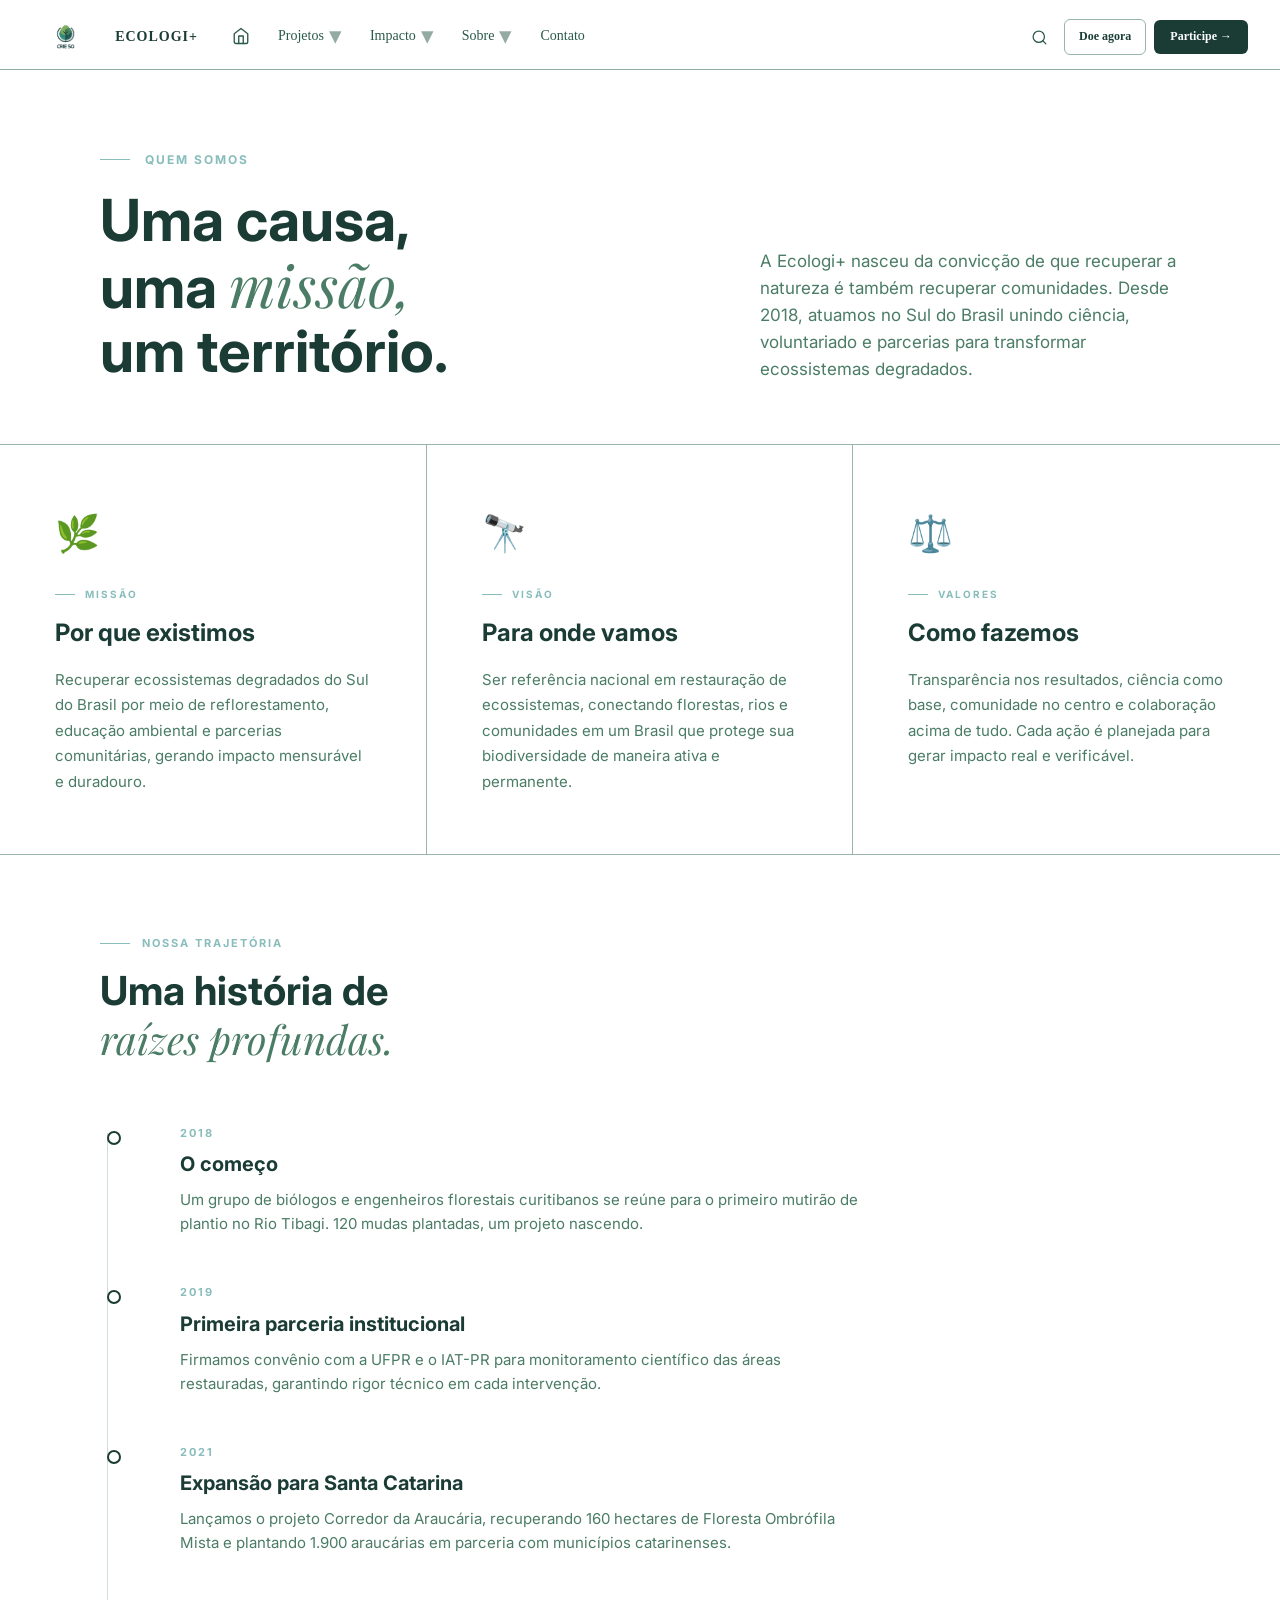
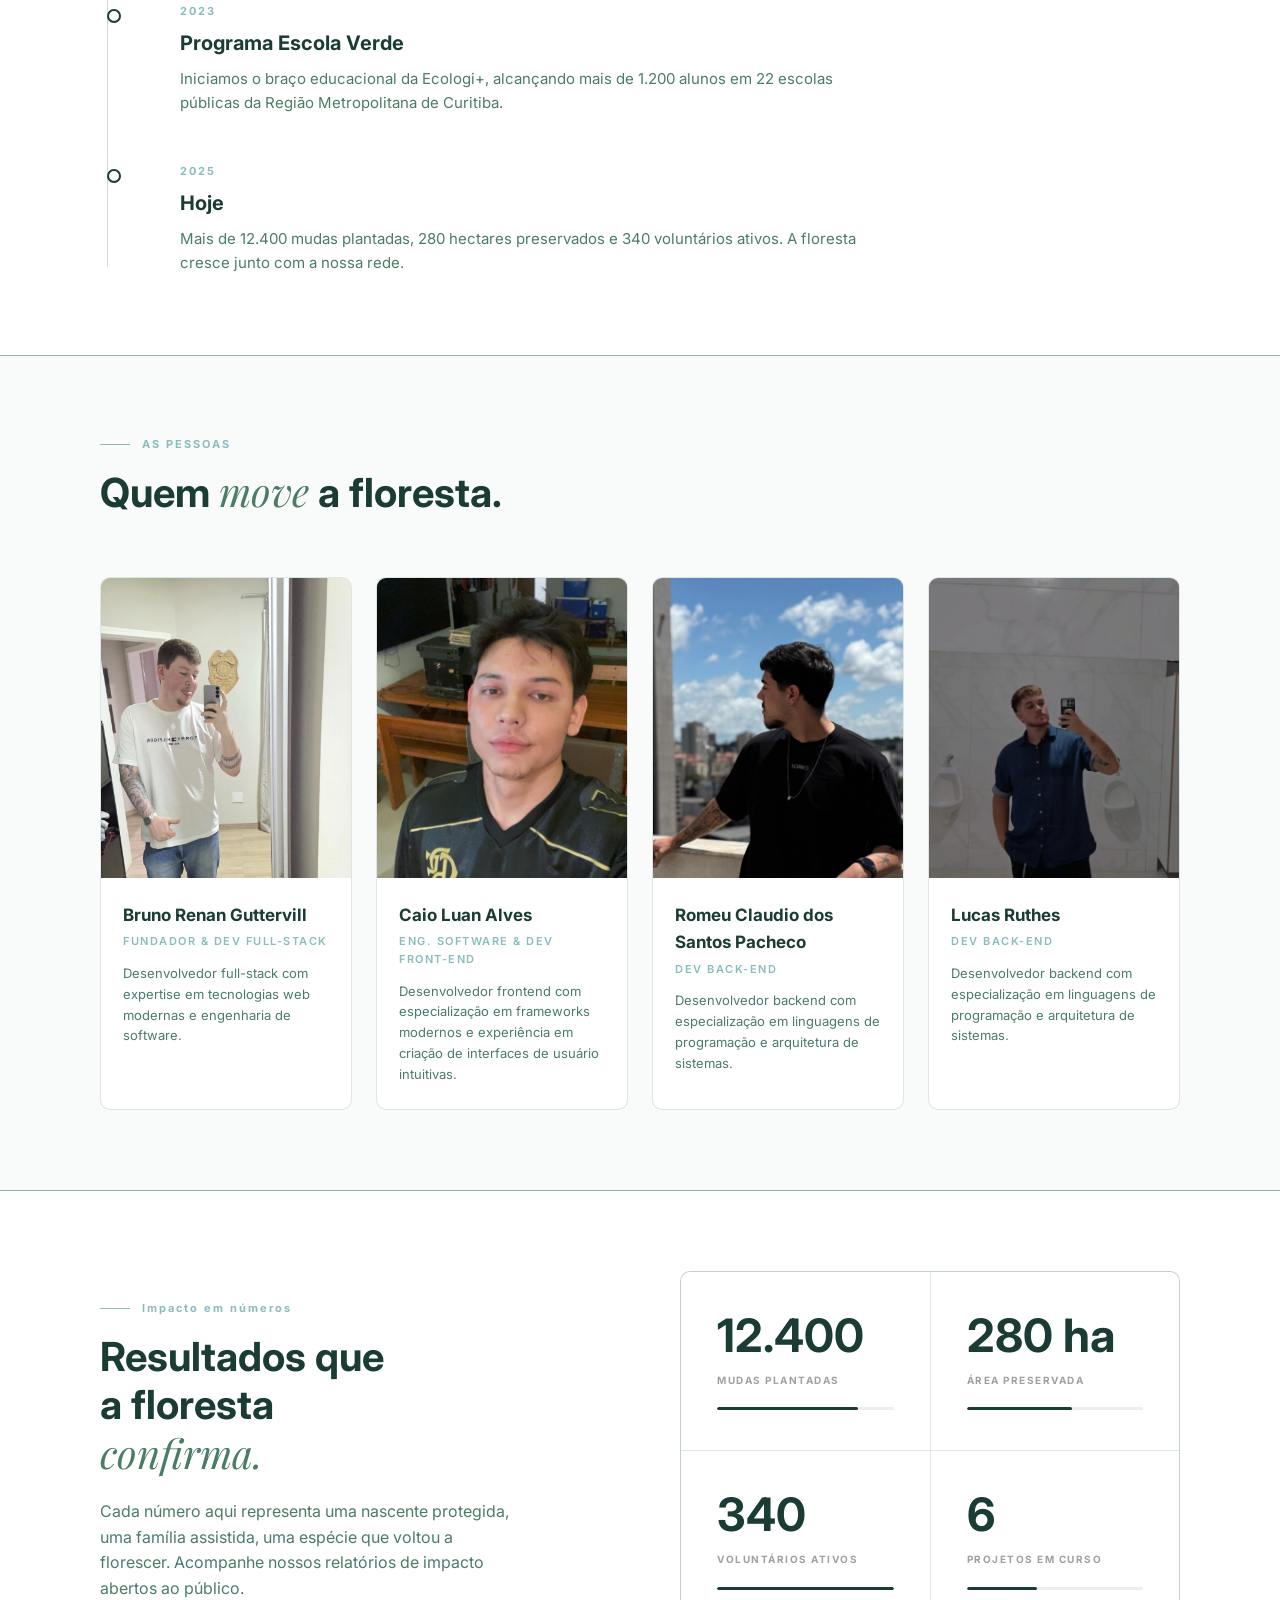
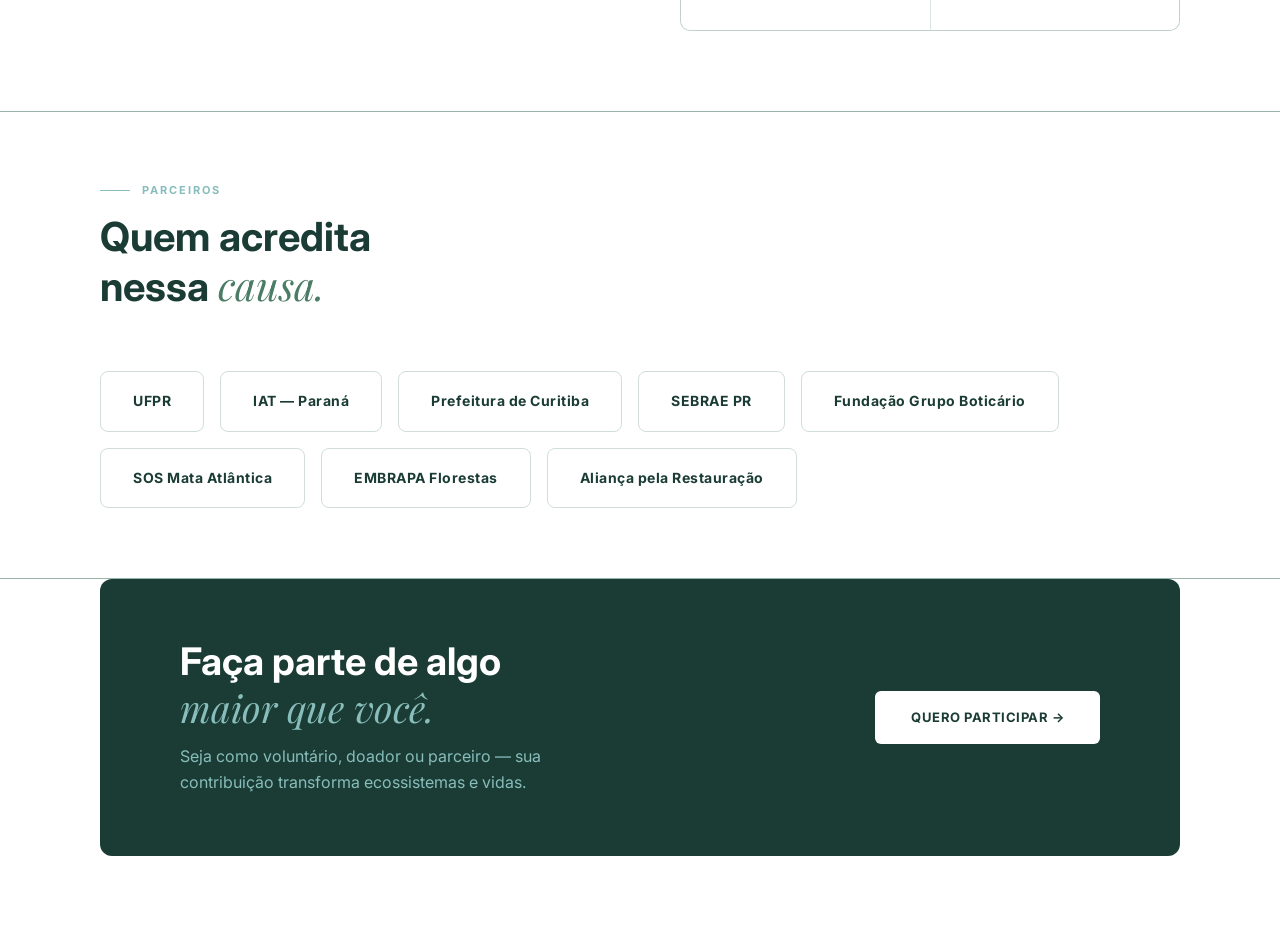
<file: sobre.html>
<!DOCTYPE html>
<html lang="pt-br">

<head>
    <meta charset="UTF-8">
    <meta name="viewport" content="width=device-width, initial-scale=1.0">
    <link rel="preconnect" href="https://fonts.googleapis.com">
    <link rel="preconnect" href="https://fonts.gstatic.com" crossorigin>
    <link
        href="https://fonts.googleapis.com/css2?family=Inter:wght@400;600;700&family=Playfair+Display:ital,wght@0,400;0,700;1,400&display=swap"
        
        rel="stylesheet">
    <link rel="stylesheet" href="style.css" />

    <title>Ecologi+ | Sobre</title>
    <style>
        * {
            margin: 0;
            padding: 0;
            box-sizing: border-box;
        }

        html {
            scroll-behavior: smooth;
        }

        body {
            font-family: 'Inter', sans-serif;
            background-color: #ffffff;
            color: #333;
            line-height: 1.6;
        }

        /* =========================================
           HEADER
        ========================================= */
        .main-header {
            background-color: #ffffff;
            border-bottom: 1px solid #4a7c669a;
            width: 100%;
            padding-top: 5px;
        }

        .container {
            max-width: 100%;
            margin: auto;
            display: flex;
            justify-content: space-between;
            align-items: center;
            padding: 15px 30px;
            position: relative;
        }

        .logo {
            display: flex;
            align-items: center;
            font-weight: bold;
            letter-spacing: 1px;
            color: #1A3C34;
        }

        .logo img {
            height: 40px;
            margin-right: 5px;
        }

        .nav {
            position: absolute;
            left: 50%;
            transform: translateX(-50%);
            font-family: ui-monospace;
        }

        .nav ul {
            display: flex;
            list-style: none;
            gap: 40px;
        }

        .nav ul li a {
            text-decoration: none;
            color: #398b77;
            font-size: 18px;
            font-weight: 500;
            transition: 0.3s;
        }

        .nav ul li a:hover,
        .nav ul li a.active {
            color: #1A3C34;
            font-weight: 700;
        }

        /* =========================================
           HERO
        ========================================= */
        .page-hero {
            border-bottom: 1px solid #4a7c668f;
            padding: 80px 100px 60px 100px;
            display: flex;
            justify-content: space-between;
            align-items: flex-end;
            gap: 40px;
        }

        .subtitle {
            display: flex;
            align-items: center;
            color: #88bdbc;
            font-weight: bold;
            font-size: 12px;
            letter-spacing: 2px;
            margin-bottom: 20px;
        }

        .subtitle::before {
            content: "";
            width: 30px;
            height: 1px;
            background: #88bdbc;
            margin-right: 15px;
        }

        .page-hero h1 {
            font-size: 58px;
            color: #1A3C34;
            line-height: 1.1;
            font-weight: 700;
        }

        .page-hero h1 em {
            font-family: 'Playfair Display', serif;
            font-style: italic;
            color: #4a7c66;
            font-weight: 400;
        }

        .hero-right p {
            color: #4a7c66;
            font-size: 17px;
            max-width: 420px;
        }

        /* =========================================
           MISSÃO / VALORES (3 colunas)
        ========================================= */
        .pillars-section {
            display: grid;
            grid-template-columns: repeat(3, 1fr);
            border-bottom: 1px solid #4a7c668f;
        }

        .pillar {
            padding: 60px 55px;
            border-right: 1px solid #4a7c668f;
            transition: background 0.3s;
        }

        .pillar:last-child {
            border-right: none;
        }

        .pillar:hover {
            background: #f9fbfa;
        }

        .pillar-icon {
            font-size: 36px;
            margin-bottom: 24px;
            display: block;
        }

        .pillar-label {
            font-size: 10px;
            font-weight: 700;
            letter-spacing: 2px;
            color: #88bdbc;
            text-transform: uppercase;
            margin-bottom: 12px;
            display: flex;
            align-items: center;
            gap: 10px;
        }

        .pillar-label::before {
            content: "";
            width: 20px;
            height: 1px;
            background: #88bdbc;
        }

        .pillar h3 {
            font-size: 24px;
            color: #1A3C34;
            font-weight: 700;
            margin-bottom: 14px;
        }

        .pillar p {
            color: #4a7c66;
            font-size: 15px;
            line-height: 1.7;
        }

        /* =========================================
           HISTÓRIA (linha do tempo)
        ========================================= */
        .history-section {
            padding: 80px 100px;
            border-bottom: 1px solid #4a7c668f;
        }

        .section-header {
            margin-bottom: 60px;
        }

        .section-header .section-label {
            font-size: 11px;
            font-weight: 700;
            color: #88bdbc;
            letter-spacing: 2px;
            text-transform: uppercase;
            display: flex;
            align-items: center;
            gap: 12px;
            margin-bottom: 14px;
        }

        .section-header .section-label::before {
            content: "";
            width: 30px;
            height: 1px;
            background: #88bdbc;
        }

        .section-header h2 {
            font-size: 40px;
            color: #1A3C34;
            font-weight: 700;
            line-height: 1.2;
        }

        .section-header h2 em {
            font-family: 'Playfair Display', serif;
            font-style: italic;
            color: #4a7c66;
            font-weight: 400;
        }

        .timeline {
            position: relative;
            padding-left: 40px;
        }

        .timeline::before {
            content: "";
            position: absolute;
            left: 7px;
            top: 8px;
            bottom: 8px;
            width: 1px;
            background: #4a7c6640;
        }

        .timeline-item {
            position: relative;
            padding: 0 0 48px 40px;
        }

        .timeline-item:last-child {
            padding-bottom: 0;
        }

        .timeline-dot {
            position: absolute;
            left: -33px;
            top: 6px;
            width: 14px;
            height: 14px;
            border-radius: 50%;
            background: #ffffff;
            border: 2px solid #1A3C34;
            transition: background 0.3s;
        }

        .timeline-item:hover .timeline-dot {
            background: #1A3C34;
        }

        .timeline-year {
            font-size: 11px;
            font-weight: 700;
            color: #88bdbc;
            letter-spacing: 2px;
            margin-bottom: 6px;
        }

        .timeline-item h4 {
            font-size: 20px;
            color: #1A3C34;
            font-weight: 700;
            margin-bottom: 8px;
        }

        .timeline-item p {
            color: #4a7c66;
            font-size: 15px;
            max-width: 680px;
        }

        /* =========================================
           EQUIPE
        ========================================= */
        .team-section {
            padding: 80px 100px;
            border-bottom: 1px solid #4a7c668f;
            background: #f9fbfa;
        }

        .team-grid {
            display: grid;
            grid-template-columns: repeat(4, 1fr);
            gap: 24px;
            margin-top: 50px;
        }

        .team-card {
            background: white;
            border: 1px solid #4a7c6630;
            border-radius: 10px;
            overflow: hidden;
            transition: box-shadow 0.3s, transform 0.3s;
        }

        .team-card:hover {
            box-shadow: 0 12px 40px rgba(26, 60, 52, 0.1);
            transform: translateY(-4px);
        }

        .team-avatar {
            height: 160px;
            display: flex;
            align-items: center;
            justify-content: center;
            font-size: 52px;
        }

        .avatar-bg1 {
            background: linear-gradient(135deg, #c8e6c9, #a5d6a7);
        }

        .avatar-bg2 {
            background: linear-gradient(135deg, #b2dfdb, #80cbc4);
        }

        .avatar-bg3 {
            background: linear-gradient(135deg, #dcedc8, #c5e1a5);
        }

        .avatar-bg4 {
            background: linear-gradient(135deg, #e8f5e9, #a5d6a7);
        }

        .team-info {
            padding: 24px 22px;
        }

        .team-info h4 {
            font-size: 17px;
            color: #1A3C34;
            font-weight: 700;
            margin-bottom: 4px;
        }

        .team-info span {
            font-size: 11px;
            font-weight: 600;
            color: #88bdbc;
            letter-spacing: 1.5px;
            text-transform: uppercase;
            display: block;
            margin-bottom: 12px;
        }

        .team-info p {
            font-size: 13px;
            color: #4a7c66;
            line-height: 1.6;
        }

        /* =========================================
           NÚMEROS
        ========================================= */
        .numbers-section {
            padding: 80px 100px;
            border-bottom: 1px solid #4a7c668f;
            display: grid;
            grid-template-columns: 1fr 1fr;
            gap: 80px;
            align-items: center;
        }

        .numbers-left h2 {
            font-size: 40px;
            color: #1A3C34;
            font-weight: 700;
            line-height: 1.2;
            margin-bottom: 20px;
        }

        .numbers-left h2 em {
            font-family: 'Playfair Display', serif;
            font-style: italic;
            color: #4a7c66;
            font-weight: 400;
        }

        .numbers-left p {
            color: #4a7c66;
            font-size: 16px;
            max-width: 420px;
        }

        .numbers-grid {
            display: grid;
            grid-template-columns: 1fr 1fr;
            gap: 1px;
            background: #4a7c6630;
            border: 1px solid #4a7c6630;
            border-radius: 10px;
            overflow: hidden;
        }

        .number-cell {
            background: white;
            padding: 40px 36px;
            transition: background 0.3s;
        }

        .number-cell:hover {
            background: #f9fbfa;
        }

        .number-cell strong {
            display: block;
            font-size: 46px;
            color: #1A3C34;
            font-weight: 700;
            line-height: 1;
            margin-bottom: 8px;
        }

        .number-cell span {
            font-size: 10px;
            font-weight: 700;
            color: #a0a0a0;
            letter-spacing: 1.5px;
            text-transform: uppercase;
        }

        .number-cell .bar {
            width: 100%;
            height: 3px;
            background: #eee;
            border-radius: 2px;
            margin-top: 16px;
            position: relative;
            overflow: hidden;
        }

        .number-cell .bar::after {
            content: "";
            position: absolute;
            left: 0;
            top: 0;
            height: 100%;
            background: #1A3C34;
            border-radius: 2px;
            animation: growBar 1.2s ease forwards;
        }

        .bar-w80::after {
            width: 80%;
        }

        .bar-w60::after {
            width: 60%;
        }

        .bar-w100::after {
            width: 100%;
        }

        .bar-w40::after {
            width: 40%;
        }

        @keyframes growBar {
            from {
                width: 0;
            }
        }

        /* =========================================
           PARCEIROS
        ========================================= */
        .partners-section {
            padding: 70px 100px;
            border-bottom: 1px solid #4a7c668f;
        }

        .partners-row {
            display: flex;
            flex-wrap: wrap;
            gap: 16px;
            margin-top: 50px;
        }

        .partner-badge {
            border: 1px solid #4a7c6640;
            border-radius: 8px;
            padding: 18px 32px;
            font-size: 14px;
            font-weight: 700;
            color: #1A3C34;
            letter-spacing: 0.5px;
            transition: 0.3s;
            cursor: default;
        }

        .partner-badge:hover {
            background: #1A3C34;
            color: white;
            border-color: #1A3C34;
        }

        /* =========================================
           CTA BANNER
        ========================================= */
        .cta-banner {
            margin: 0 100px 70px 100px;
            background-color: #1A3C34;
            border-radius: 12px;
            padding: 60px 80px;
            display: flex;
            justify-content: space-between;
            align-items: center;
            gap: 40px;
        }

        .cta-banner h2 {
            font-size: 38px;
            color: white;
            font-weight: 700;
            line-height: 1.2;
        }

        .cta-banner h2 em {
            font-family: 'Playfair Display', serif;
            font-style: italic;
            color: #88bdbc;
            font-weight: 400;
        }

        .cta-banner p {
            color: #88bdbc;
            font-size: 16px;
            max-width: 380px;
            margin-top: 12px;
        }

        .btn-cta-white {
            text-decoration: none;
            background: white;
            padding: 16px 36px;
            border-radius: 6px;
            color: #1A3C34;
            font-size: 13px;
            font-weight: bold;
            letter-spacing: 0.5px;
            white-space: nowrap;
            transition: 0.3s;
        }

        .btn-cta-white:hover {
            background: #88bdbc;
            color: #1A3C34;
        }
    </style>
</head>

<body>

    <!-- HEADER -->

    <header class="main-header" id="main-header">
    <div class="nav-inner">

        <a href="index.html" class="logo">
            <img src="img/logo.png" alt="Ecologi+ Logo">
            <span>ECOLOGI+</span>
        </a>

        <ul class="nav-links">
            <li>
                <a href="index.html" class="nav-home">
                    <svg viewBox="0 0 24 24" fill="none" stroke="currentColor" stroke-width="1.8" stroke-linecap="round" stroke-linejoin="round">
                        <path d="M3 9l9-7 9 7v11a2 2 0 0 1-2 2H5a2 2 0 0 1-2-2z"/>
                        <polyline points="9 22 9 12 15 12 15 22"/>
                    </svg>
                </a>
            </li>
            <li class="has-dropdown">
                <a href="projetos.html">Projetos <span class="arrow">▾</span></a>
                <div class="dropdown">
                    <div class="dropdown-label">Em andamento</div>
                    <a class="dropdown-item" href="projetos.html"><span class="di-dot"></span> Corredor Verde SC</a>
                    <a class="dropdown-item" href="projetos.html"><span class="di-dot"></span> Quintais Produtivos</a>
                    <a class="dropdown-item" href="projetos.html"><span class="di-dot"></span> Escola Verde</a>
                    <div class="dropdown-divider"></div>
                    <div class="dropdown-label">Concluídos</div>
                    <a class="dropdown-item" href="projetos.html"><span class="di-dot"></span> Corredor Araucária</a>
                    <a class="dropdown-item" href="projetos.html"><span class="di-dot"></span> Nascentes Vivas</a>
                    <a class="dropdown-item" href="projetos.html"><span class="di-dot"></span> Rio Limpo Iguaçu</a>
                    <div class="dropdown-divider"></div>
                    <a class="dropdown-item nav-ver-todos" href="projetos.html">Ver todos os projetos →</a>
                </div>
            </li>
            <li class="has-dropdown">
                <a href="impacto.html">Impacto <span class="arrow">▾</span></a>
                <div class="dropdown">
                    <div class="dropdown-label">Dados & Resultados</div>
                    <a class="dropdown-item" href="impacto.html"><span class="di-dot"></span> Métricas e números</a>
                    <a class="dropdown-item" href="impacto.html"><span class="di-dot"></span> Relatórios abertos</a>
                    <a class="dropdown-item" href="impacto.html"><span class="di-dot"></span> Mapa de atuação</a>
                    <div class="dropdown-divider"></div>
                    <a class="dropdown-item" href="impacto.html"><span class="di-dot"></span> Voluntários ativos</a>
                    <a class="dropdown-item" href="impacto.html"><span class="di-dot"></span> Escolas parceiras</a>
                </div>
            </li>
            <li class="has-dropdown">
                <a href="sobre.html" class="active">Sobre <span class="arrow">▾</span></a>
                <div class="dropdown">
                    <div class="dropdown-label">A Ecologi+</div>
                    <a class="dropdown-item" href="sobre.html"><span class="di-dot"></span> Quem somos</a>
                    <a class="dropdown-item" href="sobre.html"><span class="di-dot"></span> Nossa história</a>
                    <a class="dropdown-item" href="sobre.html"><span class="di-dot"></span> Equipe</a>
                    <div class="dropdown-divider"></div>
                    <a class="dropdown-item" href="sobre.html"><span class="di-dot"></span> Missão & Valores</a>
                    <a class="dropdown-item" href="sobre.html"><span class="di-dot"></span> Parceiros</a>
                </div>
            </li>
            <li>
                <a href="contato.html">Contato</a>
            </li>
        </ul>

        <div class="nav-right">
            <button class="nav-search-btn">
                <svg viewBox="0 0 24 24" fill="none" stroke="currentColor" stroke-width="1.8" stroke-linecap="round">
                    <circle cx="11" cy="11" r="8"/>
                    <line x1="21" y1="21" x2="16.65" y2="16.65"/>
                </svg>
            </button>
            <a class="nav-btn-outline" href="contato.html">Doe agora</a>
            <a class="nav-btn-filled" href="participar.html">Participe →</a>
        </div>

    </div>
</header>

    <main>

        <!-- HERO -->
        <section class="page-hero">
            <div class="hero-left">
                <span class="subtitle">QUEM SOMOS</span>
                <h1>Uma causa,<br>uma <em>missão,</em><br>um território.</h1>
            </div>
            <div class="hero-right">
                <p>A Ecologi+ nasceu da convicção de que recuperar a natureza é também recuperar comunidades. Desde
                    2018,
                    atuamos no Sul do Brasil unindo ciência, voluntariado e parcerias para transformar ecossistemas
                    degradados.</p>
            </div>
        </section>

        <!-- MISSÃO / VISÃO / VALORES -->
        <section class="pillars-section">
            <div class="pillar">
                <span class="pillar-icon">🌿</span>
                <div class="pillar-label">Missão</div>
                <h3>Por que existimos</h3>
                <p>Recuperar ecossistemas degradados do Sul do Brasil por meio de reflorestamento, educação ambiental e
                    parcerias comunitárias, gerando impacto mensurável e duradouro.</p>
            </div>
            <div class="pillar">
                <span class="pillar-icon">🔭</span>
                <div class="pillar-label">Visão</div>
                <h3>Para onde vamos</h3>
                <p>Ser referência nacional em restauração de ecossistemas, conectando florestas, rios e comunidades em
                    um Brasil que protege sua biodiversidade de maneira ativa e permanente.</p>
            </div>
            <div class="pillar">
                <span class="pillar-icon">⚖️</span>
                <div class="pillar-label">Valores</div>
                <h3>Como fazemos</h3>
                <p>Transparência nos resultados, ciência como base, comunidade no centro e colaboração acima de tudo.
                    Cada ação é planejada para gerar impacto real e verificável.</p>
            </div>
        </section>

        <!-- HISTÓRIA -->
        <section class="history-section">
            <div class="section-header">
                <div class="section-label">Nossa trajetória</div>
                <h2>Uma história de<br><em>raízes profundas.</em></h2>
            </div>
            <div class="timeline">
                <div class="timeline-item">
                    <div class="timeline-dot"></div>
                    <div class="timeline-year">2018</div>
                    <h4>O começo</h4>
                    <p>Um grupo de biólogos e engenheiros florestais curitibanos se reúne para o primeiro mutirão de
                        plantio
                        no Rio Tibagi. 120 mudas plantadas, um projeto nascendo.</p>
                </div>
                <div class="timeline-item">
                    <div class="timeline-dot"></div>
                    <div class="timeline-year">2019</div>
                    <h4>Primeira parceria institucional</h4>
                    <p>Firmamos convênio com a UFPR e o IAT-PR para monitoramento científico das áreas restauradas,
                        garantindo rigor técnico em cada intervenção.</p>
                </div>
                <div class="timeline-item">
                    <div class="timeline-dot"></div>
                    <div class="timeline-year">2021</div>
                    <h4>Expansão para Santa Catarina</h4>
                    <p>Lançamos o projeto Corredor da Araucária, recuperando 160 hectares de Floresta Ombrófila Mista
                        e plantando 1.900 araucárias em parceria com municípios catarinenses.</p>
                </div>
                <div class="timeline-item">
                    <div class="timeline-dot"></div>
                    <div class="timeline-year">2023</div>
                    <h4>Programa Escola Verde</h4>
                    <p>Iniciamos o braço educacional da Ecologi+, alcançando mais de 1.200 alunos em 22 escolas públicas
                        da Região Metropolitana de Curitiba.</p>
                </div>
                <div class="timeline-item">
                    <div class="timeline-dot"></div>
                    <div class="timeline-year">2025</div>
                    <h4>Hoje</h4>
                    <p>Mais de 12.400 mudas plantadas, 280 hectares preservados e 340 voluntários ativos. A floresta
                        cresce
                        junto com a nossa rede.</p>
                </div>
            </div>
        </section>

        <!-- EQUIPE -->
        <section class="team-section">
            <div class="section-header">
                <div class="section-label">As pessoas</div>
                <h2>Quem <em>move</em> a floresta.</h2>
            </div>
            <div class="team-grid">
                <div class="team-card">
                    <img src="img/bruno2.jpg" alt="Bruno Renan"
                        style="width:100%; height:300px; object-fit:cover; object-position: center top; display:block;">
                    <div class="team-info">
                        <h4>Bruno Renan Guttervill</h4>
                        <span>Fundador & Dev Full-Stack</span>
                        <p>Desenvolvedor full-stack com expertise em tecnologias web modernas e engenharia de software.
                        </p>
                    </div>
                </div>
                <div class="team-card">
                    <img src="img/caio2.jpg" alt="Caio Luan Alves"
                        style="width:100%; height:300px; object-fit:cover; object-position: center top; display:block;">
                    <div class="team-info">
                        <h4>Caio Luan Alves</h4>
                        <span>Eng. Software & Dev Front-End</span>
                        <p>Desenvolvedor frontend com especialização em frameworks modernos e experiência em criação de
                            interfaces de usuário intuitivas.</p>
                    </div>
                </div>
                <div class="team-card">
                    <img src="img/romeu.jpg" alt="Romeu Claudio dos Santos Pacheco"
                        style="width:100%; height:300px; object-fit:cover; object-position: center top; display:block;">
                    <div class="team-info">
                        <h4>Romeu Claudio dos Santos Pacheco</h4>
                        <span>Dev Back-End</span>
                        <p>Desenvolvedor backend com especialização em linguagens de programação e arquitetura de
                            sistemas.</p>
                    </div>
                </div>
                <div class="team-card">
                    <img src="img/lucas.jpg" alt="Lucas Ruthes"
                        style="width:100%; height:300px; object-fit:cover; object-position: center top; display:block;">
                    <div class="team-info">
                        <h4>Lucas Ruthes</h4>
                        <span>Dev Back-End</span>
                        <p>Desenvolvedor backend com especialização em linguagens de programação e arquitetura de
                            sistemas.</p>
                    </div>
                </div>
            </div>
        </section>

        <!-- NÚMEROS -->
        <section class="numbers-section">
            <div class="numbers-left">
                <div class="section-label"
                    style="font-size:11px;font-weight:700;color:#88bdbc;letter-spacing:2px;display:flex;align-items:center;gap:12px;margin-bottom:16px;">
                    <span style="width:30px;height:1px;background:#88bdbc;display:block;"></span>
                    Impacto em números
                </div>
                <h2>Resultados que<br>a floresta<br><em>confirma.</em></h2>
                <p style="margin-top:20px;">Cada número aqui representa uma nascente protegida, uma família
                    assistida, uma espécie que voltou a florescer. Acompanhe nossos relatórios de impacto abertos ao
                    público.</p>
            </div>
            <div class="numbers-grid">
                <div class="number-cell">
                    <strong>12.400</strong>
                    <span>Mudas plantadas</span>
                    <div class="bar bar-w80"></div>
                </div>
                <div class="number-cell">
                    <strong>280 ha</strong>
                    <span>Área preservada</span>
                    <div class="bar bar-w60"></div>
                </div>
                <div class="number-cell">
                    <strong>340</strong>
                    <span>Voluntários ativos</span>
                    <div class="bar bar-w100"></div>
                </div>
                <div class="number-cell">
                    <strong>6</strong>
                    <span>Projetos em curso</span>
                    <div class="bar bar-w40"></div>
                </div>
            </div>
        </section>

        <!-- PARCEIROS -->
        <section class="partners-section">
            <div class="section-header">
                <div class="section-label">Parceiros</div>
                <h2>Quem acredita<br>nessa <em>causa.</em></h2>
            </div>
            <div class="partners-row">
                <div class="partner-badge">UFPR</div>
                <div class="partner-badge">IAT — Paraná</div>
                <div class="partner-badge">Prefeitura de Curitiba</div>
                <div class="partner-badge">SEBRAE PR</div>
                <div class="partner-badge">Fundação Grupo Boticário</div>
                <div class="partner-badge">SOS Mata Atlântica</div>
                <div class="partner-badge">EMBRAPA Florestas</div>
                <div class="partner-badge">Aliança pela Restauração</div>
            </div>
        </section>

        <!-- CTA -->
        <div class="cta-banner">
            <div>
                <h2>Faça parte de algo<br><em>maior que você.</em></h2>
                <p>Seja como voluntário, doador ou parceiro — sua contribuição transforma ecossistemas e vidas.</p>
            </div>
            <a href="participar.html" class="btn-cta-white">QUERO PARTICIPAR →</a>
        </div>

    </main>








    <script>
    window.addEventListener('scroll', () => {
        document.getElementById('main-header')
            .classList.toggle('scrolled', window.scrollY > 10);
    });
</script>

</body>

</html>
</file>
<file: style.css>
/* =========================================
   1. CONFIGURAÇÕES GERAIS (RESET)
   ========================================= */
* {
    margin: 0;
    padding: 0;
    box-sizing: border-box;
}

html { scroll-behavior: smooth; }

body {
    font-family: 'Inter', sans-serif;
    background-color: #ffffff;
    color: #333;
    line-height: 1.6;
}


/* 2. HEADER */
.main-header {
    background: #fff;
    border-bottom: 1px solid #4a7c6640;
    width: 100%;
    position: sticky;
    top: 0;
    z-index: 500;
    transition: box-shadow 0.3s ease;
}

.main-header.scrolled {
    box-shadow: 0 2px 20px rgba(26,60,52,0.10);
}

.nav-inner {
    display: flex;
    align-items: center;
    padding: 0 32px;
    height: 64px;
    gap: 0;
}

.logo {
    display: flex;
    align-items: center;
    gap: 8px;
    font-weight: 700;
    font-size: 14px;
    letter-spacing: 1.5px;
    color: #1A3C34;
    text-decoration: none;
    font-family: ui-monospace;
    flex-shrink: 0;
    margin-right: 20px;
}

.logo img {
    height: 36px;
}

/* LINKS */
.nav-links {
    display: flex;
    align-items: center;
    list-style: none;
    flex: 1;
    gap: 0;
}

.nav-links > li {
    position: relative;
}

.nav-links > li > a {
    display: flex;
    align-items: center;
    gap: 5px;
    text-decoration: none;
    color: #2a5a4a;
    font-size: 14px;
    font-weight: 500;
    padding: 0 14px;
    height: 64px;
    border-bottom: 2px solid transparent;
    transition: color 0.2s, border-color 0.2s;
    white-space: nowrap;
    font-family: ui-monospace;
}

.nav-links > li > a:hover {
    color: #1A3C34;
    border-bottom-color: #1A3C34;
}

.nav-home svg {
    width: 18px;
    height: 18px;
}

.arrow {
    font-size: 25px;
    opacity: 0.5;
    transition: transform 0.22s ease;
    display: inline-block;
}

.has-dropdown:hover > a .arrow {
    transform: rotate(180deg);
}

/* DROPDOWN */
.dropdown {
    visibility: hidden;
    opacity: 0;
    pointer-events: none;
    transform: translateY(-8px);
    transition: opacity 0.2s ease, transform 0.2s ease, visibility 0s linear 0.2s;
    position: absolute;
    top: 100%;
    left: 0;
    background: #fff;
    border: 1px solid #4a7c6630;
    border-top: 2px solid #1A3C34;
    border-radius: 0 0 10px 10px;
    box-shadow: 0 16px 40px rgba(26,60,52,0.12);
    padding: 14px 0;
    min-width: 220px;
    z-index: 999;
}

.has-dropdown:hover .dropdown {
    visibility: visible;
    opacity: 1;
    pointer-events: all;
    transform: translateY(0);
    transition: opacity 0.2s ease, transform 0.2s ease, visibility 0s;
}

.dropdown-label {
    font-size: 9px;
    font-weight: 700;
    letter-spacing: 0.14em;
    color: #88bdbc;
    text-transform: uppercase;
    padding: 4px 20px 8px;
}

.dropdown-item {
    display: flex;
    align-items: center;
    gap: 10px;
    padding: 9px 20px;
    font-size: 13px;
    color: #2a5a4a;
    text-decoration: none;
    transition: background 0.15s, color 0.15s;
}

.dropdown-item:hover {
    background: #f0f7f3;
    color: #1A3C34;
}

.di-dot {
    width: 6px;
    height: 6px;
    border-radius: 50%;
    background: #88bdbc;
    flex-shrink: 0;
    transition: background 0.15s;
}

.dropdown-item:hover .di-dot { background: #1A3C34; }

.dropdown-divider {
    height: 1px;
    background: #4a7c6618;
    margin: 8px 20px;
}

.nav-ver-todos {
    font-weight: 600;
    color: #1A3C34 !important;
}

/* DIREITA */
.nav-right {
    display: flex;
    align-items: center;
    gap: 8px;
    flex-shrink: 0;
    margin-left: 16px;
}

.nav-search-btn {
    width: 34px;
    height: 34px;
    border: none;
    background: none;
    cursor: pointer;
    display: flex;
    align-items: center;
    justify-content: center;
    border-radius: 6px;
    transition: background 0.2s;
    color: #2a5a4a;
}

.nav-search-btn:hover { background: #f0f7f3; }

.nav-search-btn svg {
    width: 17px;
    height: 17px;
}

.nav-btn-outline {
    text-decoration: none;
    border: 1px solid #4a7c6690;
    color: #1A3C34;
    font-size: 12px;
    font-weight: 600;
    padding: 7px 14px;
    border-radius: 6px;
    white-space: nowrap;
    transition: background 0.2s, border-color 0.2s;
    font-family: ui-monospace;
}

.nav-btn-outline:hover {
    background: #f0f7f3;
    border-color: #1A3C34;
}

.nav-btn-filled {
    text-decoration: none;
    background: #1A3C34;
    color: #fff;
    font-size: 12px;
    font-weight: 700;
    padding: 7px 16px;
    border-radius: 6px;
    white-space: nowrap;
    transition: background 0.2s;
    font-family: ui-monospace;
}

.nav-btn-filled:hover { background: #2d6a4f; }

/* =========================================
   3. SEÇÃO INTRO (CONTEÚDO PRINCIPAL)
   ========================================= */
.intro {
    background-color: #ffffff; /* Fundo branco conforme a foto */
    min-height: 80vh;
    display: flex;
    align-items: stretch;
}

.container-grid {
    max-width: 1900px;
    margin: 0 auto;
    display: flex;
    width: 100%;
}

/* Base das Colunas 50/50 */
.content {
    flex: 1;
    padding: 80px 100px;
    display: flex;
    flex-direction: column;
}

/* Linha Vertical de Divisão */
.content-left {
    border-right: 1px solid #4a7c668f;
    padding-left: 100px;
}


.left-action {
    text-decoration: none;
    border: 1px solid #497c6f;
    padding: 12px 10px;
    border-radius: 6px;
    color: #497c6f;
    font-size: 13px;
    font-weight: bold;
    width: 30%;
    display: flex;
    justify-content: center;
    margin-top: -33px;
    transition: 0.3s;
}

.left-action:hover {
    background-color: #1A3C34;
    color: white;
}

.content-right {
    background-color: #a0c2b644; /* Lado dos cards tem fundo cinza claro */
    padding-left: 90px;
}

.live-pill {
    display: inline-flex;
    align-items: center;
    gap: 8px;
    background: #e8f5e9;
    border: 1px solid #a5d6a7;
    border-radius: 20px;
    padding: 6px 14px;
    font-size: 12px;
    color: #2d6a4f;
    font-weight: 600;
    width: fit-content;
    margin-bottom: 20px;
}

.live-dot {
    width: 8px;
    height: 8px;
    background: #43a047;
    border-radius: 50%;
    animation: livePulse 1.8s ease-in-out infinite;
}

@keyframes livePulse {
    0%, 100% { opacity: 1; transform: scale(1); }
    50%       { opacity: 0.4; transform: scale(0.85); }

}


/* =========================================
   4. TEXTOS DA ESQUERDA
   ========================================= */



.subtitle {
    display: flex;
    align-items: center;
    color: #5b968d;
    font-weight: bold;
    font-size: 16px;
    letter-spacing: 2px;
    margin-bottom: 45px;
}

.subtitle::before {
    content: "";
    width: 40px;
    height: 1px;
    background: #5b968d;
    margin-right: 15px;
}

.descriçao {
    color: rgb(0, 255, 145);

}

.content h1 {
    font-size: 64px;
    color: #1A3C34;
    line-height: 1.1;
    margin-bottom: 30px;
    font-weight: 700;
}

.content h1 em {
    font-family: 'Playfair Display', serif;
    font-style: italic;
    color: #4a7c66;
    font-weight: 400;
}

.content p {
    color: #4a7c66;
    max-width: 480px;
    margin-bottom: 40px;
    font-size: 20px;
    font-family: ui-monospace;
}

.btn-secondary {
    text-decoration: none;
    color: #1A3C34;
    font-weight: bold;
    font-size: 15px;
    display: block;
    margin: 15px auto 0 auto;
    text-align: center;
    transition: transform 0.25s ease, color 0.25s ease;
    
    
}

.btn-secondary:hover {
    color: #497c6f;
    transform: scale(1.15);
}
/* =========================================
   5. CARDS DA DIREITA
   ========================================= */
.card {
    background: #ffffff;
    padding: 35px;
    margin-bottom: 25px;
    border-radius: 8px;
    border: 1px solid #4a7c6683;
    box-shadow: 0 4px 15px rgba(0, 0, 0, 0.02);
    width: 100%;
    max-width: 700px;
}

.card h3 {
    font-size: 42px;
    color: #1A3C34;
    margin-bottom: 8px;
}

.card h3 span {
    font-size: 18px;
    color: #88bdbc;
    font-weight: normal;
}

.card p {
    font-size: 11px;
    font-weight: bold;
    color: #a0a0a0;
    letter-spacing: 1.5px;
}

/* As Linhas de Divisão do Card */
.line1 {
    width: 100%;
    height: 1px;
    background-color: #eee;
    margin-top: 20px;
    position: relative;
}

.line1::after {
    content: "";
    position: absolute;
    left: 0;
    top: -1px;
    width: 100%;
    height: 3px;
    background-color: #1A3C34;
}

.line2 {
    width: 100%;
    height: 1px;
    background-color: #eee;
    margin-top: 20px;
    position: relative;
}

.line2::after {
    content: "";
    position: absolute;
    left: 0;
    top: -1px;
    width: 60%;
    height: 3px;
    background-color: #1A3C34;
}

.line3 {
    width: 100%;
    height: 1px;
    background-color: #eee;
    margin-top: 20px;
    position: relative;
}

.line3::after {
    content: "";
    position: absolute;
    left: 0;
    top: -1px;
    width: 30%;
    height: 3px;
    background-color: #1A3C34;
}

/* BARRA DE PROGRESSO */

    .progress-bar {
    height: 4px;
    background: #e8efe8;
    border-radius: 2px;
    overflow: hidden;
    margin-top: 12px;
}

.progress-fill {
    height: 100%;
    border-radius: 2px;
    background: linear-gradient(90deg, #52b788, #1A3C34);
}

.progress-meta {
    display: flex;
    justify-content: space-between;
    font-size: 10px;
    color: #9ab5a5;
    margin-top: 6px;
    letter-spacing: 0.04em;
}


.card-mapa {
    padding: 0 !important;
    overflow: hidden;
    min-height: 200px;
    position: relative;
  }

  #mapa-home {
    width: 100%;
    height: 210px;
    border-radius: 8px;
  }

  .mapa-tag {
    position: absolute;
    bottom: 12px;
    left: 12px;
    z-index: 1000;
    background: rgba(255,255,255,0.92);
    border: 1px solid #4a7c6660;
    color: #1A3C34;
    font-size: 10px;
    font-weight: 700;
    letter-spacing: 1.5px;
    padding: 5px 12px;
    border-radius: 4px;
    pointer-events: none;
  }

  #mapa-home .leaflet-control-attribution { display: none; }

  .leaflet-popup-content-wrapper {
    border-radius: 8px !important;
    border: 1px solid #4a7c6650 !important;
    box-shadow: 0 8px 24px rgba(26,60,52,0.15) !important;
  }
  .popup-inner { padding: 14px 18px; font-family: 'Inter', sans-serif; }
  .popup-inner strong { display: block; color: #1A3C34; font-size: 13px; font-weight: 700; margin-bottom: 3px; }
  .popup-inner span { color: #4a7c66; font-size: 12px; }
  .popup-inner .tag { display:inline-block; margin-top:8px; background:#1A3C34; color:white; font-size:9px; font-weight:700; letter-spacing:1.5px; padding:3px 10px; border-radius:3px; }

  .partners-strip {
    background: #f8fbf9;

    border-top: 1px solid #ddeedd;
    border-bottom: 1px solid #ddeedd;
    padding: 18px 40px;
    display: flex;
    flex-direction: column;
    align-items: center;
    gap: 16px;
}


/* FAIXA DE PARCEIROS */

.partners-label {
    font-size: 15px;
    letter-spacing: 0.14em;
    color: #35b46e;
    font-weight: 700;
    white-space: nowrap;
    flex-shrink: 0;
}

.partners-logos {
    display: flex;
    align-items: center;
    gap: 36px;
    flex-wrap: wrap;
}

.partners-logos span {
    font-size: 11px;
    font-weight: 700;
    color: #27754d;
    letter-spacing: 0.08em;
    opacity: 0.75;
    transition: transform 0.2s ease, color 0.2s ease; 
    cursor: default;
    
}

.partners-logos span:hover {
    opacity: 1;
    color: #2d6a4f;
    transform: scale(1.15);
}


/* NOVO DO LADO APOIADO POR */

.new-tag {
    background: #ffe082;
    color: #7a4f00;
    font-size: 14px;
    padding: 2px 7px;
    border-radius: 20px;
    font-weight: 600;
    letter-spacing: 0.05em;
    margin-left: 6px;
}

.new1-tag {
    background: #ffe082;
    color: #7a4f00;
    font-size: 8px;
    padding: 2px 7px;
    border-radius: 20px;
    font-weight: 600;
    letter-spacing: 0.05em;
    margin-left: 6px;
}

.new2-tag {
    background: #ffe082;
    color: #7a4f00;
    font-size: 8px;
    padding: 2px 7px;
    border-radius: 20px;
    font-weight: 600;
    letter-spacing: 0.05em;
    margin-left: 6px;
}

.stats-banner {
    background-color: #1A3C34; 
    color: #ffffff;
    padding: 15px 0;
    width: 100%;
}

.container-stats {
    max-width: 1400px; 
    margin: 0 auto;
    display: flex;
    justify-content: space-around; 
    align-items: center;
    padding: 0 20px;
}

.stat-item {
    display: flex;
    align-items: center;
    gap: 10px;
}



.stat-item .dot {
    color: #4a7c66;
    font-size: 20px;
}

.stat-item p {
    font-size: 11px;
    letter-spacing: 1px;
    font-weight: 400;
    text-transform: uppercase;
}

.stat-item p strong {
    margin-left: 5px;
    font-weight: 700;
}




/* PROJETO EM DESTAQUE */

.highlight-section {
    display: grid;
    grid-template-columns: 1fr 1fr;
}

.highlight-visual {
    background: linear-gradient(135deg, #1b4332 0%, #2d6a4f 55%, #52b788 100%);
    min-height: 280px;
    display: flex;
    flex-direction: column;
    justify-content: flex-end;
    padding: 36px 48px;
}

.highlight-badge {
    display: inline-block;
    background: rgba(255,255,255,0.15);
    border: 1px solid rgba(255,255,255,0.3);
    border-radius: 4px;
    padding: 4px 12px;
    font-size: 10px;
    color: #fff;
    letter-spacing: 0.12em;
    font-weight: 600;
    margin-bottom: 12px;
    width: fit-content;
}

.highlight-title {
    font-size: 40px;
    font-weight: 700;
    color: #fff;
    line-height: 1.1;
    font-family: 'Playfair Display', serif;
}

.highlight-content {
    padding: 48px 56px;
    background: #fff;
    border-top: 1px solid #edf3ed;
    display: flex;
    flex-direction: column;
    justify-content: center;
}

.highlight-content h3 {
    font-size: 11px;
    letter-spacing: 0.14em;
    color: #9ab5a5;
    font-weight: 700;
    text-transform: uppercase;
    margin-bottom: 14px;
}

.highlight-content p {
    font-size: 15px;
    color: #4a6a5a;
    line-height: 1.7;
    margin-bottom: 20px;
    max-width: 440px;
}

.tag-row {
    display: flex;
    gap: 8px;
    flex-wrap: wrap;
    margin-bottom: 24px;
}

.eco-tag {
    background: #e8f5e9;
    color: #2d6a4f;
    font-size: 11px;
    padding: 4px 12px;
    border-radius: 20px;
    font-weight: 600;
}

.btn-destaque {
    display: inline-block;
    background: #1A3C34;
    color: #fff;
    text-decoration: none;
    padding: 12px 24px;
    border-radius: 6px;
    font-size: 13px;
    font-weight: 600;
    width: fit-content;
    transition: transform 0.25s ease, transform 0.2s ease;
}

.btn-destaque:hover {
    background: #2d6a4f;
    transform: scale(1.1);
}


/* DEPOIMENTO */
.testimonial-section {
    background: #f0f7f3;
    border-top: 1px solid #d0e8da;
    padding: 52px 80px;
    display: flex;
    align-items: flex-start;
    gap: 32px;
}

.quote-mark {
    font-size: 120px;
    color: #52b788;
    line-height: 0.8;
    font-family: 'Playfair Display', serif;
    opacity: 0.4;
    flex-shrink: 0;
}

.quote-text {
    font-size: 17px;
    color: #2d5a45;
    font-style: italic;
    line-height: 1.7;
    margin-bottom: 24px;
    max-width: 860px;
    font-family: 'Playfair Display', serif;
}

.quote-author {
    display: flex;
    align-items: center;
    gap: 12px;
}

.author-avatar {
    width: 40px;
    height: 40px;
    background: #1A3C34;
    border-radius: 50%;
    display: flex;
    align-items: center;
    justify-content: center;
    font-size: 13px;
    font-weight: 700;
    color: #fff;
    flex-shrink: 0;
}

.author-info strong {
    display: block;
    font-size: 13px;
    font-weight: 700;
    color: #1A3C34;
}

.author-info span {
    font-size: 12px;
    color: #7a9a8a;
}

/* RODAPÉ */
.footer {
    background: #0d2218;
    color: #fff;
}

.footer-top {
    display: flex;
    justify-content: space-between;
    padding: 25px 50px;
    gap: 60px;
    border-bottom: 1px solid rgba(255,255,255,0.07);
}

.footer-brand {
    max-width: 320px;
    display: flex;
    flex-direction: column;
    gap: 20px;
}

.footer-logo {
    display: flex;
    align-items: center;
    gap: 8px;
    font-weight: 700;
    font-size: 16px;
    letter-spacing: 1px;
    color: #fff;
}

.footer-logo img {
    height: 32px;
    filter: brightness(0) invert(1);
}

.footer-desc {
    font-size: 13px;
    color: #7a9a8a;
    line-height: 1.7;
    font-family: 'Inter', sans-serif;
    margin: 0;
}

.footer-social {
    display: flex;
    gap: 16px;
}

.footer-social a {
    font-size: 12px;
    color: #52b788;
    text-decoration: none;
    font-weight: 600;
    letter-spacing: 0.04em;
    transition: color 0.2s ease;
}

.footer-social a:hover {
    color: #fff;
}

.footer-links {
    display: flex;
    gap: 60px;
}

.footer-col {
    display: flex;
    flex-direction: column;
    gap: 12px;
}

.footer-col h4 {
    font-size: 10px;
    letter-spacing: 0.14em;
    color: #52b788;
    font-weight: 700;
    text-transform: uppercase;
    margin-bottom: 4px;
}

.footer-col a {
    font-size: 13px;
    color: #7a9a8a;
    text-decoration: none;
    transition: color 0.2s ease;
}

.footer-col a:hover {
    color: #fff;
}

.footer-bottom {
    display: flex;
    justify-content: space-between;
    align-items: center;
    padding: 20px 80px;
    font-size: 11px;
    color: #3a5a4a;
    letter-spacing: 0.04em;
}
</file>
